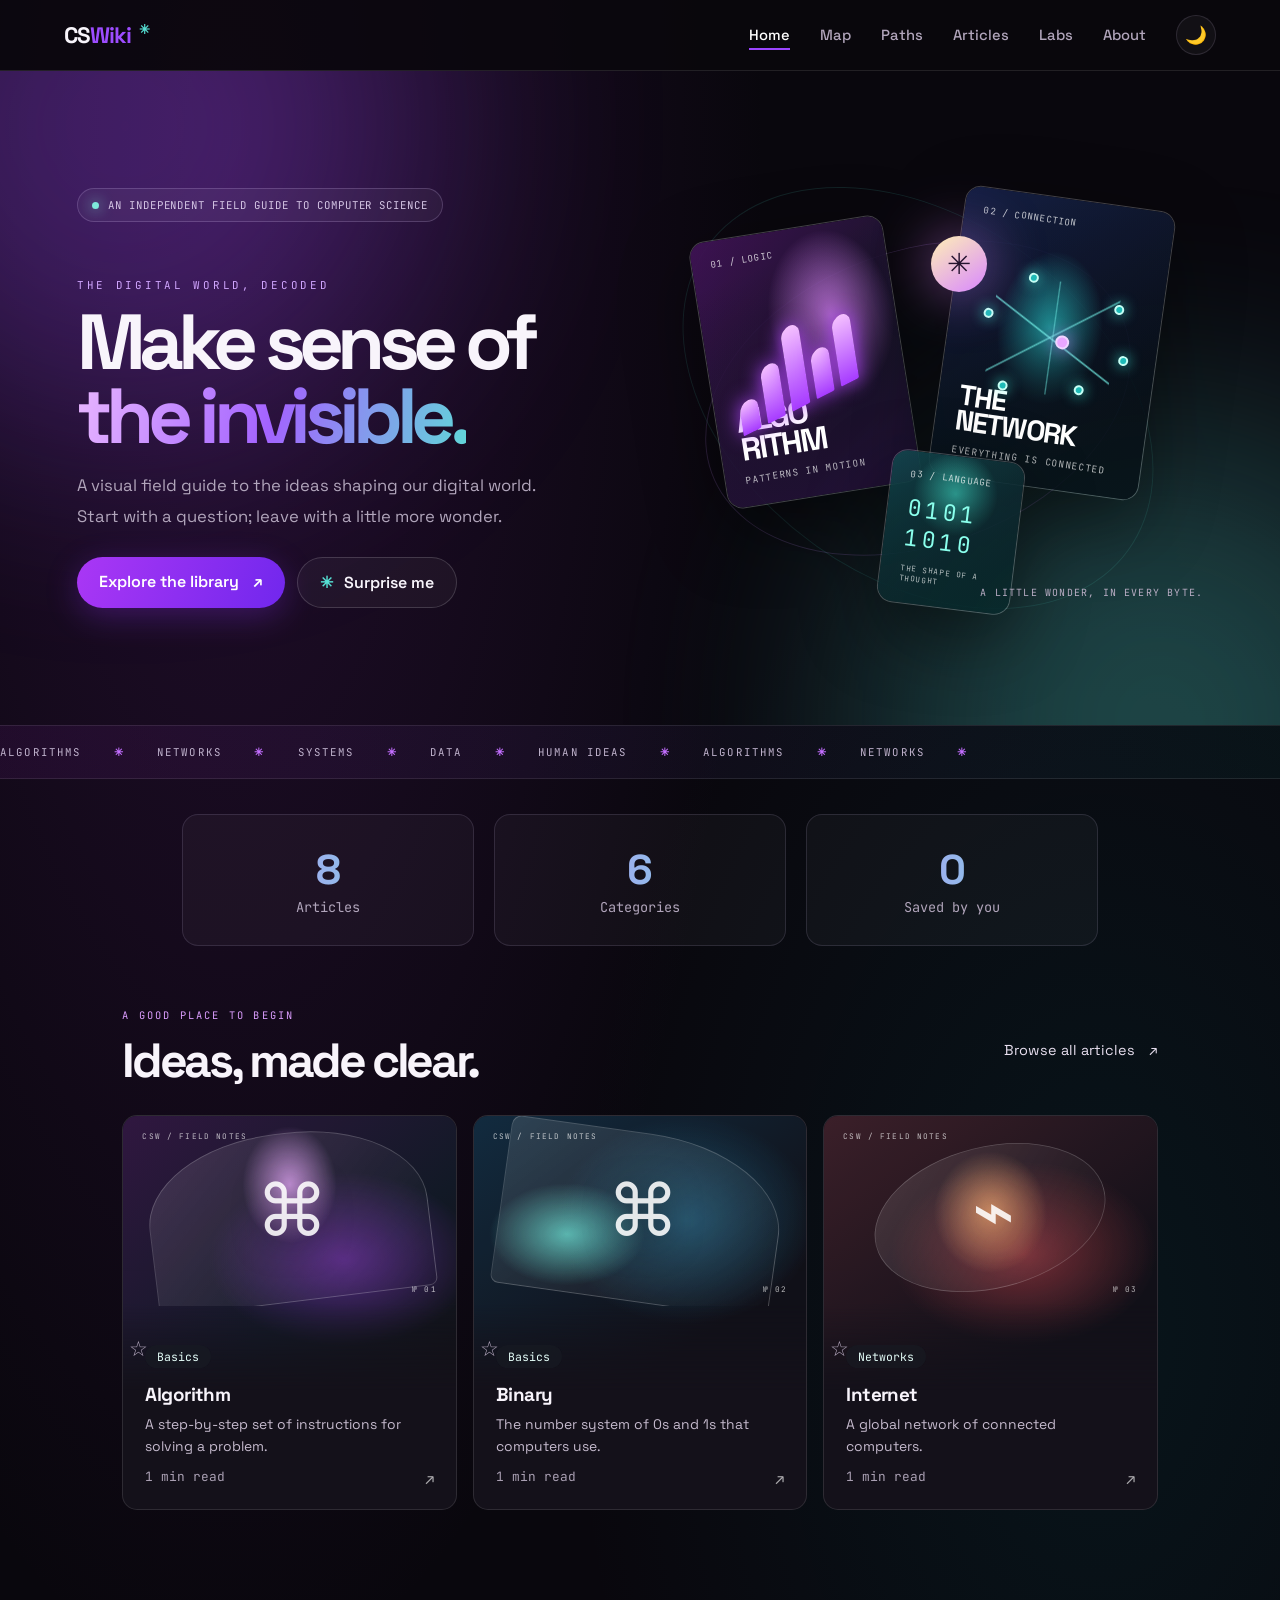
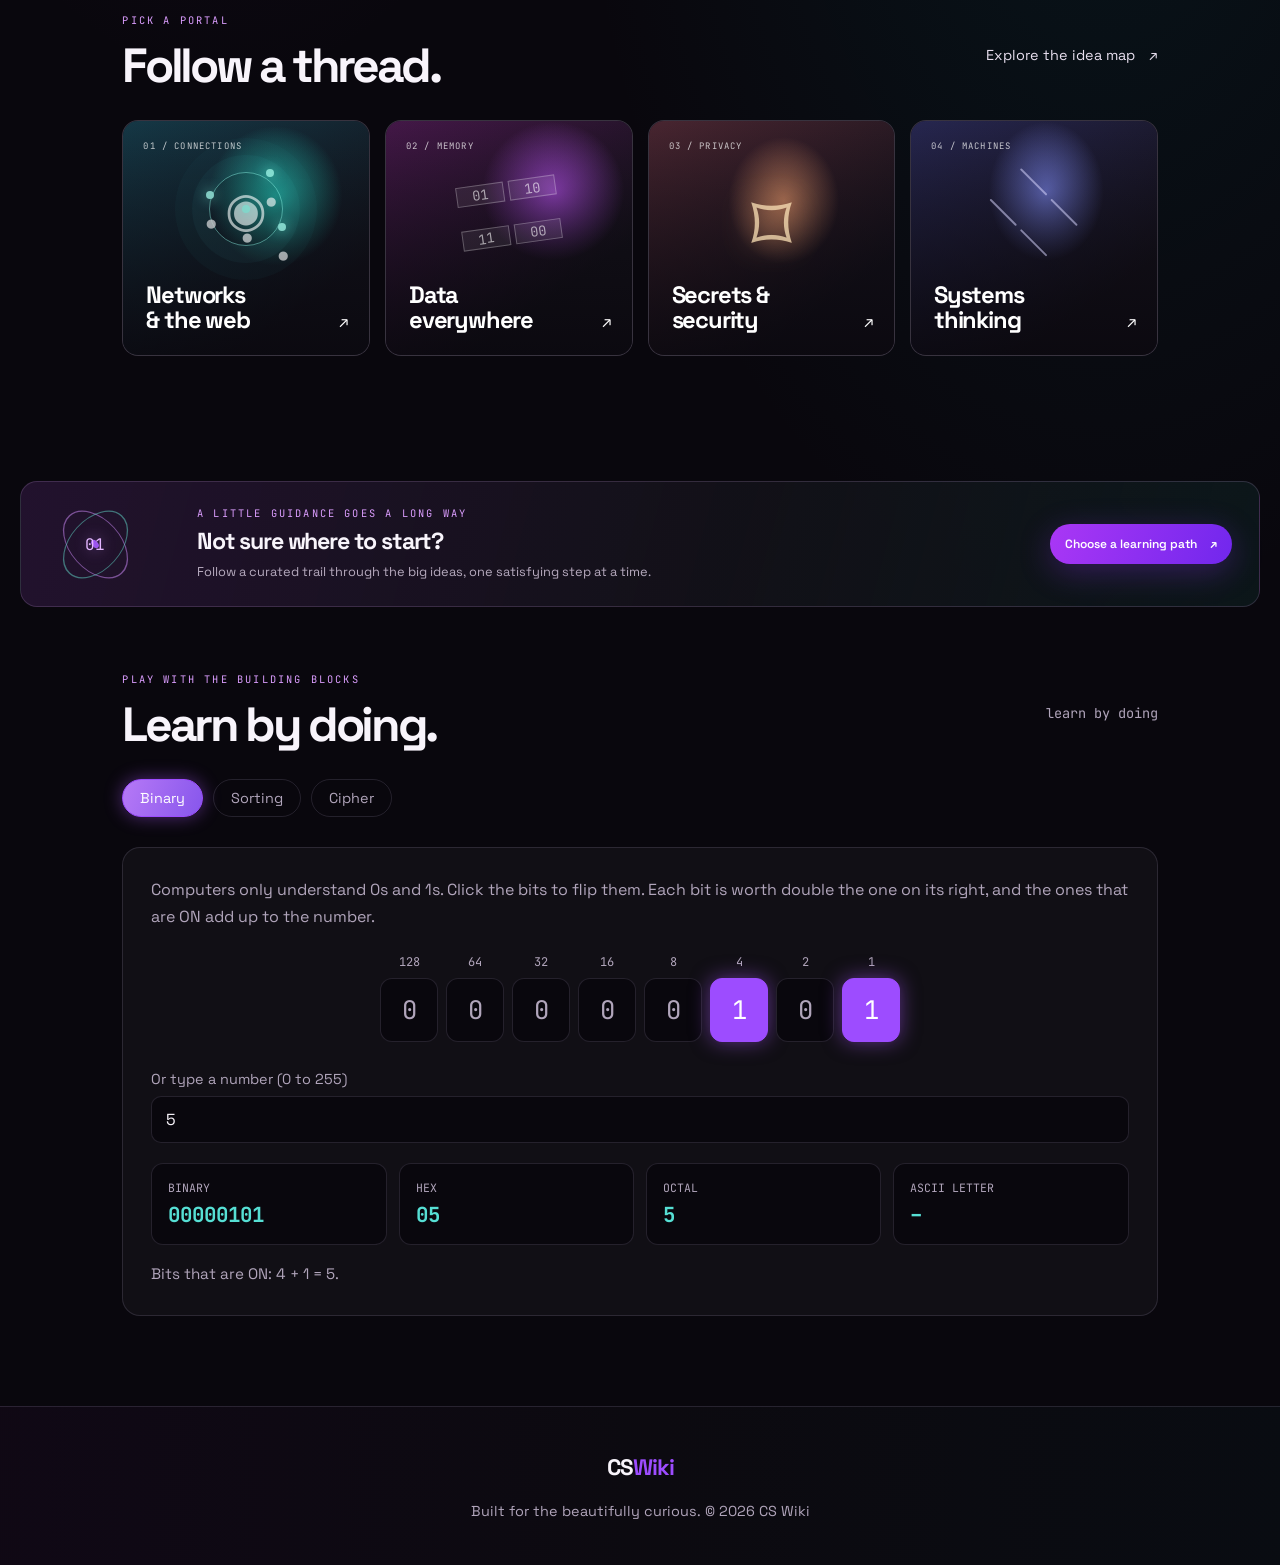
<file: index.html>
<!DOCTYPE html>
<html lang="en">
<head>
  <meta charset="UTF-8">
  <meta name="viewport" content="width=device-width, initial-scale=1.0">
  <meta name="theme-color" content="#08080d">
  <meta name="description" content="A cinematic field guide to computer science. Explore ideas, visual articles and interactive labs.">
  <title>CS Wiki — Curious minds welcome</title>
  <link rel="stylesheet" href="css/style.css">
</head>
<body class="page-home">

  <div class="progress" id="progress"></div>
  <nav class="navbar">
    <a class="logo" href="index.html">CS<span>Wiki</span><i>✳</i></a>
    <div class="nav-links">
      <a href="index.html" data-page="home">Home</a><a href="map.html" data-page="map">Map</a><a href="paths.html" data-page="paths">Paths</a><a href="articles.html" data-page="articles">Articles</a><a href="labs.html" data-page="labs">Labs</a><a href="about.html" data-page="about">About</a>
      <button class="icon-btn" id="theme-btn" title="Toggle theme" aria-label="Toggle theme">🌙</button>
    </div>
  </nav>

  <header class="hero">
    <div class="hero-copy"><span class="badge"><span class="badge-dot"></span> An independent field guide to computer science</span>
    <span class="hero-kicker">THE DIGITAL WORLD, DECODED</span>
    <h1>Make sense of<br><span class="gradient-text">the invisible.</span></h1>
    <p>A visual field guide to the ideas shaping our digital world. Start with a question; leave with a little more wonder.</p>
    <div class="hero-buttons">
      <a href="articles.html" class="btn btn-primary">Explore the library <span>↗</span></a>
      <a href="#" class="btn btn-ghost" id="random-btn"><span class="sparkle">✳</span> Surprise me</a>
    </div></div>
    <div class="hero-scene" role="img" aria-label="A visual collage of computer science ideas">
      <div class="scene-orbit orbit-one"></div><div class="scene-orbit orbit-two"></div>
      <div class="scene-card scene-algorithm"><span class="scene-number">01 / LOGIC</span><div class="algorithm-mark"><i></i><i></i><i></i><i></i><i></i></div><strong>ALGO<br>RITHM</strong><small>patterns in motion</small></div>
      <div class="scene-card scene-network"><span class="scene-number">02 / CONNECTION</span><div class="network-mark"><i></i><i></i><i></i><i></i><i></i><i></i><b></b></div><strong>THE<br>NETWORK</strong><small>everything is connected</small></div>
      <div class="scene-card scene-binary"><span class="scene-number">03 / LANGUAGE</span><strong>0101<br>1010</strong><small>the shape of a thought</small></div>
      <div class="scene-orb">✳</div><span class="scene-caption">A little wonder, in every byte.</span>
    </div>
  </header>

  <div class="ticker" aria-hidden="true"><div>ALGORITHMS <b>✳</b> NETWORKS <b>✳</b> SYSTEMS <b>✳</b> DATA <b>✳</b> HUMAN IDEAS <b>✳</b> ALGORITHMS <b>✳</b> NETWORKS <b>✳</b></div></div>

  <section class="stats reveal">
    <div class="stat"><span class="num" id="stat-articles">0</span><span class="label">Articles</span></div>
    <div class="stat"><span class="num" id="stat-categories">0</span><span class="label">Categories</span></div>
    <div class="stat"><span class="num" id="stat-saved">0</span><span class="label">Saved by you</span></div>
  </section>

  <main class="container" id="articles">
    <div class="section-head reveal">
      <div><span class="eyebrow">A GOOD PLACE TO BEGIN</span><h2>Ideas, made clear.</h2></div>
      <div class="head-right">
        <a class="text-link" href="articles.html">Browse all articles <span>↗</span></a>
        <span class="count" id="count"></span>
        <button class="add-btn" id="add-btn">+ New Article</button>
      </div>
    </div>

    <input type="text" id="search" class="search" placeholder="Search articles...  (press / to focus)" autocomplete="off">
    <div class="filters" id="filters"></div>
    <div class="grid" id="grid"></div>
  </main>

  <section class="topic-wall container reveal" aria-labelledby="topic-wall-title">
    <div class="section-head"><div><span class="eyebrow">PICK A PORTAL</span><h2 id="topic-wall-title">Follow a thread.</h2></div><a class="text-link" href="map.html">Explore the idea map <span>↗</span></a></div>
    <div class="topic-grid">
      <a class="topic-tile topic-networks" href="articles.html"><span>01 / CONNECTIONS</span><strong>Networks<br>&amp; the web</strong><i>↗</i><div class="tile-art network-art">◉<b>·</b><b>·</b><b>·</b><b>·</b></div></a>
      <a class="topic-tile topic-data" href="articles.html"><span>02 / MEMORY</span><strong>Data<br>everywhere</strong><i>↗</i><div class="tile-art data-art"><b>01</b><b>10</b><b>11</b><b>00</b></div></a>
      <a class="topic-tile topic-security" href="articles.html"><span>03 / PRIVACY</span><strong>Secrets &amp;<br>security</strong><i>↗</i><div class="tile-art security-art">⌑</div></a>
      <a class="topic-tile topic-systems" href="articles.html"><span>04 / MACHINES</span><strong>Systems<br>thinking</strong><i>↗</i><div class="tile-art system-art"><b></b><b></b><b></b><b></b></div></a>
    </div>
  </section>

  <section class="path-callout container reveal"><div class="path-callout-art" aria-hidden="true"><span>01</span><i></i><b></b><em></em></div><div><span class="eyebrow">A LITTLE GUIDANCE GOES A LONG WAY</span><h2>Not sure where to start?</h2><p>Follow a curated trail through the big ideas, one satisfying step at a time.</p></div><a class="btn btn-primary" href="paths.html">Choose a learning path <span>↗</span></a></section>

  <section class="container labs" id="labs">
    <div class="section-head reveal">
      <div><span class="eyebrow">PLAY WITH THE BUILDING BLOCKS</span><h2>Learn by doing.</h2></div>
      <span class="count">learn by doing</span>
    </div>

    <div class="filters" id="lab-tabs">
      <button class="chip tab active" data-lab="binary">Binary</button>
      <button class="chip tab" data-lab="sorting">Sorting</button>
      <button class="chip tab" data-lab="cipher">Cipher</button>
    </div>

    <!-- LAB 1: BINARY -->
    <div class="lab active" id="lab-binary">
      <p class="lab-intro">Computers only understand 0s and 1s. Click the bits to flip them. Each bit is worth double the one on its right, and the ones that are ON add up to the number.</p>
      <div class="bits" id="bits"></div>
      <label class="lab-field">Or type a number (0 to 255)
        <input type="number" id="dec-input" min="0" max="255" value="5">
      </label>
      <div class="readouts">
        <div class="readout"><span>Binary</span><strong id="out-bin"></strong></div>
        <div class="readout"><span>Hex</span><strong id="out-hex"></strong></div>
        <div class="readout"><span>Octal</span><strong id="out-oct"></strong></div>
        <div class="readout"><span>ASCII letter</span><strong id="out-ascii"></strong></div>
      </div>
      <p class="explain" id="bin-explain"></p>
    </div>

    <!-- LAB 2: SORTING -->
    <div class="lab" id="lab-sorting">
      <p class="lab-intro">Sorting is one of the most studied problems in computer science. Pick an algorithm and watch how it puts the bars in order.</p>
      <div class="controls">
        <select id="sort-algo">
          <option value="bubble">Bubble sort</option>
          <option value="selection">Selection sort</option>
          <option value="insertion">Insertion sort</option>
        </select>
        <label>Size <input type="range" id="sort-size" min="8" max="60" value="30"></label>
        <label>Speed <input type="range" id="sort-speed" min="1" max="100" value="60"></label>
        <button class="btn-small" id="sort-shuffle">Shuffle</button>
        <button class="add-btn" id="sort-start">Start</button>
      </div>
      <div class="bars" id="bars"></div>
      <div class="stats-line">
        <span>Comparisons: <b id="sort-comp">0</b></span>
        <span>Swaps: <b id="sort-swaps">0</b></span>
      </div>
      <p class="explain" id="sort-explain"></p>
    </div>

    <!-- LAB 3: CIPHER -->
    <div class="lab" id="lab-cipher">
      <p class="lab-intro">The Caesar cipher hides a message by shifting every letter along the alphabet. It is one of the oldest encryption methods and is said to have been used by Julius Caesar.</p>
      <div class="mode-switch">
        <button class="chip active" id="mode-enc">Encrypt</button>
        <button class="chip" id="mode-dec">Decrypt</button>
      </div>
      <label class="lab-field">Your message
        <textarea id="cipher-in" rows="3">Hello, World!</textarea>
      </label>
      <label class="lab-field">Shift: <b id="shift-val">3</b>
        <input type="range" id="shift" min="1" max="25" value="3">
      </label>
      <div class="wheel" id="wheel"></div>
      <p class="explain">Top row: the letter you type. Bottom row: what it turns into.</p>
      <div class="readout wide">
        <span id="cipher-label">Encrypted message</span>
        <strong id="cipher-out"></strong>
      </div>
      <button class="btn-small" id="cipher-copy">Copy result</button>
      <p class="explain" style="margin-top:20px">Challenge: switch to Decrypt, use a shift of 3, and decode <b>Khoor Zruog</b>.</p>
    </div>
  </section>

  <footer class="footer reveal" id="about">
    <p><a class="logo footer-logo" href="index.html">CS<span>Wiki</span></a><br>Built for the beautifully curious. <span>© 2026 CS Wiki</span></p>
  </footer>

  <div class="modal" id="modal">
    <div class="modal-box">
      <button class="close" id="close">✕</button>
      <div id="modal-content"></div>
    </div>
  </div>

  <div class="toast" id="toast"></div>

  <script src="js/data.js"></script>
  <script src="js/app.js"></script>
  <script src="js/demos.js"></script>
  <script src="js/site.js"></script>
</body>
</html>
</file>
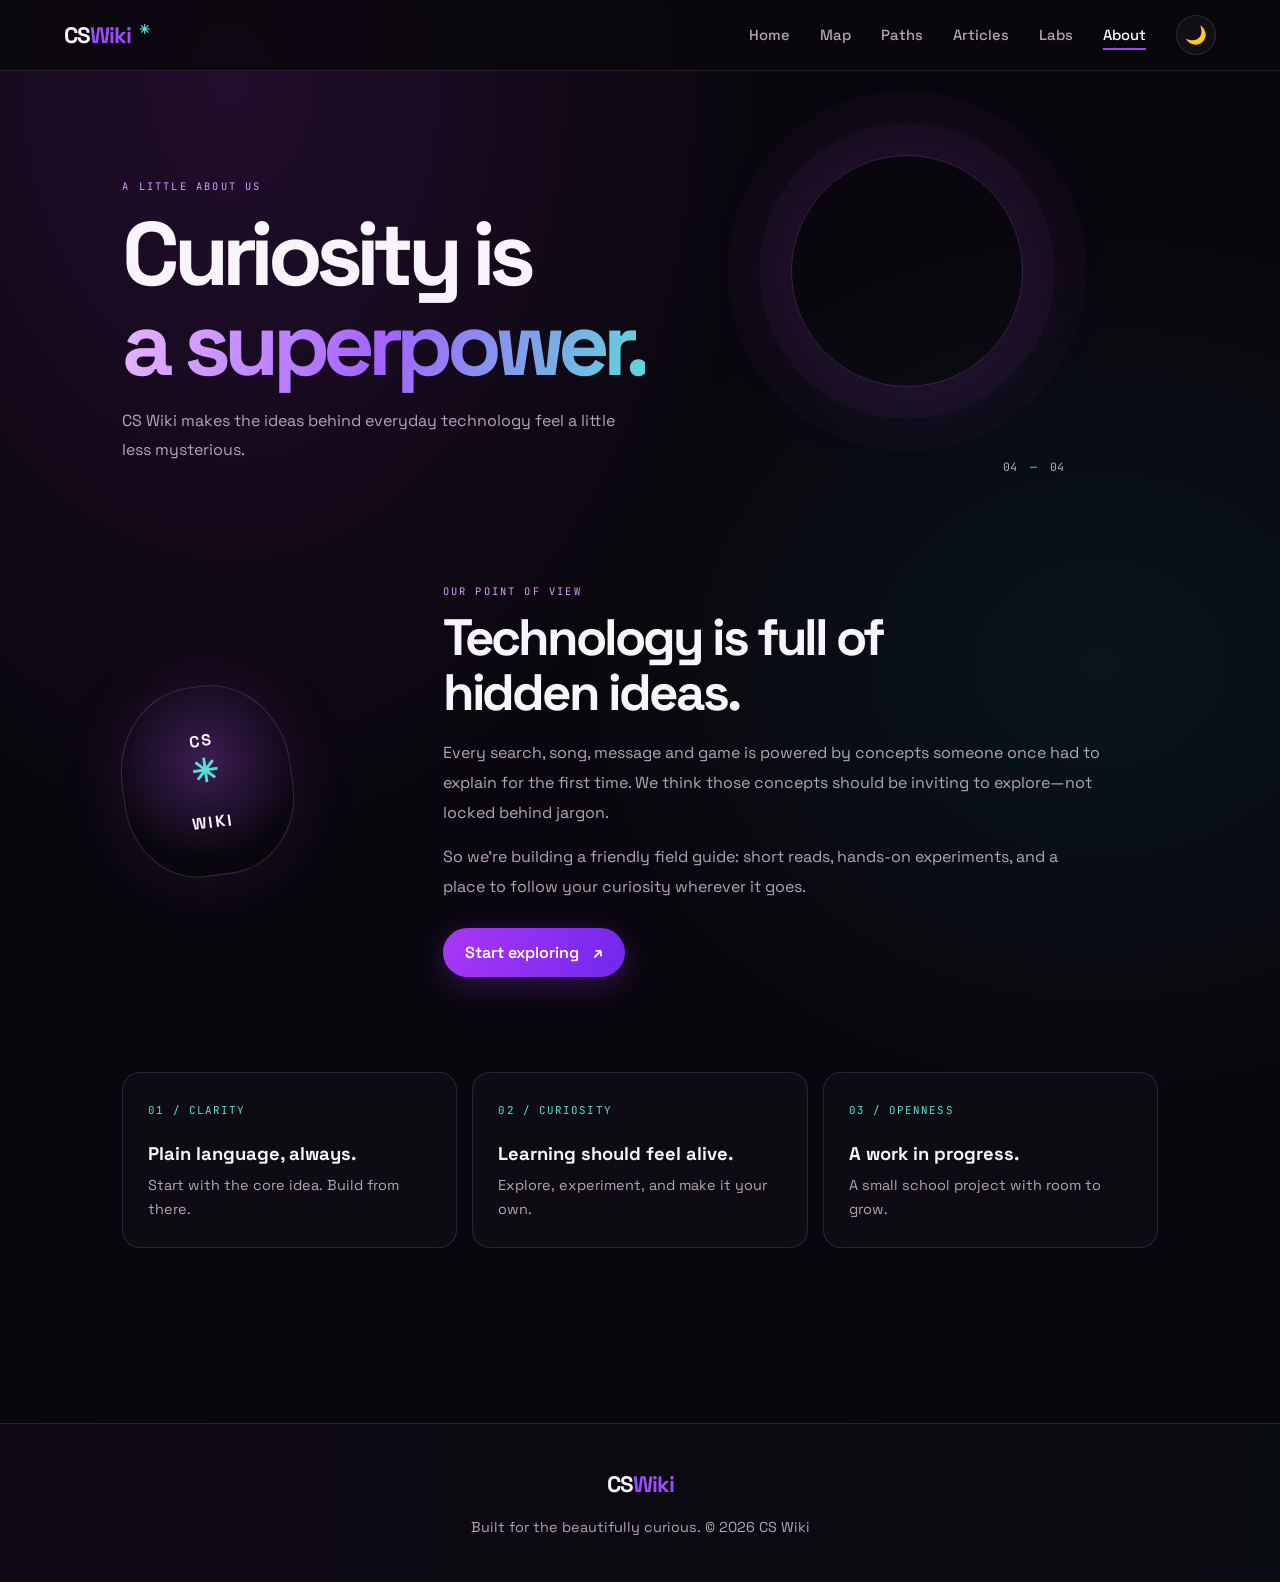
<file: about.html>
<!DOCTYPE html>
<html lang="en">
<head>
  <meta charset="UTF-8">
  <meta name="viewport" content="width=device-width, initial-scale=1.0">
  <meta name="theme-color" content="#08080d">
  <meta name="description" content="The thinking behind this friendly field guide to computer science.">
  <title>About — CS Wiki</title>
  <link rel="stylesheet" href="css/style.css">
</head>
<body class="page-about">

  <div class="progress" id="progress"></div>
  <nav class="navbar">
    <a class="logo" href="index.html">CS<span>Wiki</span><i>✳</i></a>
    <div class="nav-links">
      <a href="index.html" data-page="home">Home</a><a href="map.html" data-page="map">Map</a><a href="paths.html" data-page="paths">Paths</a><a href="articles.html" data-page="articles">Articles</a><a href="labs.html" data-page="labs">Labs</a><a href="about.html" data-page="about">About</a>
      <button class="icon-btn" id="theme-btn" title="Toggle theme" aria-label="Toggle theme">🌙</button>
    </div>
  </nav>

  <header class="hero">
    <span class="badge"><span class="badge-dot"></span> An independent field guide to computer science</span>
    <h1>Make sense of<br><span class="gradient-text">the invisible.</span></h1>
    <p>A visual field guide to the ideas shaping our digital world. Start with a question; leave with a little more wonder.</p>
    <div class="hero-buttons">
      <a href="articles.html" class="btn btn-primary">Explore the library <span>↗</span></a>
      <a href="#" class="btn btn-ghost" id="random-btn"><span class="sparkle">✳</span> Surprise me</a>
    </div>
  </header>

  <div class="ticker" aria-hidden="true"><div>ALGORITHMS <b>✳</b> NETWORKS <b>✳</b> SYSTEMS <b>✳</b> DATA <b>✳</b> HUMAN IDEAS <b>✳</b> ALGORITHMS <b>✳</b> NETWORKS <b>✳</b></div></div>

  <section class="stats reveal">
    <div class="stat"><span class="num" id="stat-articles">0</span><span class="label">Articles</span></div>
    <div class="stat"><span class="num" id="stat-categories">0</span><span class="label">Categories</span></div>
    <div class="stat"><span class="num" id="stat-saved">0</span><span class="label">Saved by you</span></div>
  </section>

  <main class="container" id="articles">
    <div class="section-head reveal">
      <div><span class="eyebrow">A GOOD PLACE TO BEGIN</span><h2>Ideas, made clear.</h2></div>
      <div class="head-right">
        <a class="text-link" href="articles.html">Browse all articles <span>↗</span></a>
        <span class="count" id="count"></span>
        <button class="add-btn" id="add-btn">+ New Article</button>
      </div>
    </div>

    <input type="text" id="search" class="search" placeholder="Search articles...  (press / to focus)" autocomplete="off">
    <div class="filters" id="filters"></div>
    <div class="grid" id="grid"></div>
  </main>

  <section class="container labs" id="labs">
    <div class="section-head reveal">
      <div><span class="eyebrow">PLAY WITH THE BUILDING BLOCKS</span><h2>Learn by doing.</h2></div>
      <span class="count">learn by doing</span>
    </div>

    <div class="filters" id="lab-tabs">
      <button class="chip tab active" data-lab="binary">Binary</button>
      <button class="chip tab" data-lab="sorting">Sorting</button>
      <button class="chip tab" data-lab="cipher">Cipher</button>
    </div>

    <!-- LAB 1: BINARY -->
    <div class="lab active" id="lab-binary">
      <p class="lab-intro">Computers only understand 0s and 1s. Click the bits to flip them. Each bit is worth double the one on its right, and the ones that are ON add up to the number.</p>
      <div class="bits" id="bits"></div>
      <label class="lab-field">Or type a number (0 to 255)
        <input type="number" id="dec-input" min="0" max="255" value="5">
      </label>
      <div class="readouts">
        <div class="readout"><span>Binary</span><strong id="out-bin"></strong></div>
        <div class="readout"><span>Hex</span><strong id="out-hex"></strong></div>
        <div class="readout"><span>Octal</span><strong id="out-oct"></strong></div>
        <div class="readout"><span>ASCII letter</span><strong id="out-ascii"></strong></div>
      </div>
      <p class="explain" id="bin-explain"></p>
    </div>

    <!-- LAB 2: SORTING -->
    <div class="lab" id="lab-sorting">
      <p class="lab-intro">Sorting is one of the most studied problems in computer science. Pick an algorithm and watch how it puts the bars in order.</p>
      <div class="controls">
        <select id="sort-algo">
          <option value="bubble">Bubble sort</option>
          <option value="selection">Selection sort</option>
          <option value="insertion">Insertion sort</option>
        </select>
        <label>Size <input type="range" id="sort-size" min="8" max="60" value="30"></label>
        <label>Speed <input type="range" id="sort-speed" min="1" max="100" value="60"></label>
        <button class="btn-small" id="sort-shuffle">Shuffle</button>
        <button class="add-btn" id="sort-start">Start</button>
      </div>
      <div class="bars" id="bars"></div>
      <div class="stats-line">
        <span>Comparisons: <b id="sort-comp">0</b></span>
        <span>Swaps: <b id="sort-swaps">0</b></span>
      </div>
      <p class="explain" id="sort-explain"></p>
    </div>

    <!-- LAB 3: CIPHER -->
    <div class="lab" id="lab-cipher">
      <p class="lab-intro">The Caesar cipher hides a message by shifting every letter along the alphabet. It is one of the oldest encryption methods and is said to have been used by Julius Caesar.</p>
      <div class="mode-switch">
        <button class="chip active" id="mode-enc">Encrypt</button>
        <button class="chip" id="mode-dec">Decrypt</button>
      </div>
      <label class="lab-field">Your message
        <textarea id="cipher-in" rows="3">Hello, World!</textarea>
      </label>
      <label class="lab-field">Shift: <b id="shift-val">3</b>
        <input type="range" id="shift" min="1" max="25" value="3">
      </label>
      <div class="wheel" id="wheel"></div>
      <p class="explain">Top row: the letter you type. Bottom row: what it turns into.</p>
      <div class="readout wide">
        <span id="cipher-label">Encrypted message</span>
        <strong id="cipher-out"></strong>
      </div>
      <button class="btn-small" id="cipher-copy">Copy result</button>
      <p class="explain" style="margin-top:20px">Challenge: switch to Decrypt, use a shift of 3, and decode <b>Khoor Zruog</b>.</p>
    </div>
  </section>

  <main class="about-page container">
    <header class="page-intro reveal"><span class="eyebrow">A LITTLE ABOUT US</span><h1>Curiosity is<br><span class="gradient-text">a superpower.</span></h1><p>CS Wiki makes the ideas behind everyday technology feel a little less mysterious.</p><div class="intro-index">04 <span>—</span> 04</div></header>
    <section class="about-story reveal"><div class="about-stamp">CS<br><span>✳</span><br>WIKI</div><div><span class="eyebrow">OUR POINT OF VIEW</span><h2>Technology is full of hidden ideas.</h2><p>Every search, song, message and game is powered by concepts someone once had to explain for the first time. We think those concepts should be inviting to explore—not locked behind jargon.</p><p>So we’re building a friendly field guide: short reads, hands-on experiments, and a place to follow your curiosity wherever it goes.</p><a class="btn btn-primary" href="articles.html">Start exploring <span>↗</span></a></div></section>
    <section class="about-values reveal"><article><span>01 / CLARITY</span><h3>Plain language, always.</h3><p>Start with the core idea. Build from there.</p></article><article><span>02 / CURIOSITY</span><h3>Learning should feel alive.</h3><p>Explore, experiment, and make it your own.</p></article><article><span>03 / OPENNESS</span><h3>A work in progress.</h3><p>A small school project with room to grow.</p></article></section>
  </main>
  <footer class="footer reveal" id="about">
    <p><a class="logo footer-logo" href="index.html">CS<span>Wiki</span></a><br>Built for the beautifully curious. <span>© 2026 CS Wiki</span></p>
  </footer>

  <div class="modal" id="modal">
    <div class="modal-box">
      <button class="close" id="close">✕</button>
      <div id="modal-content"></div>
    </div>
  </div>

  <div class="toast" id="toast"></div>

  <script src="js/data.js"></script>
  <script src="js/app.js"></script>
  <script src="js/demos.js"></script>
  <script src="js/site.js"></script>
</body>
</html>
</file>
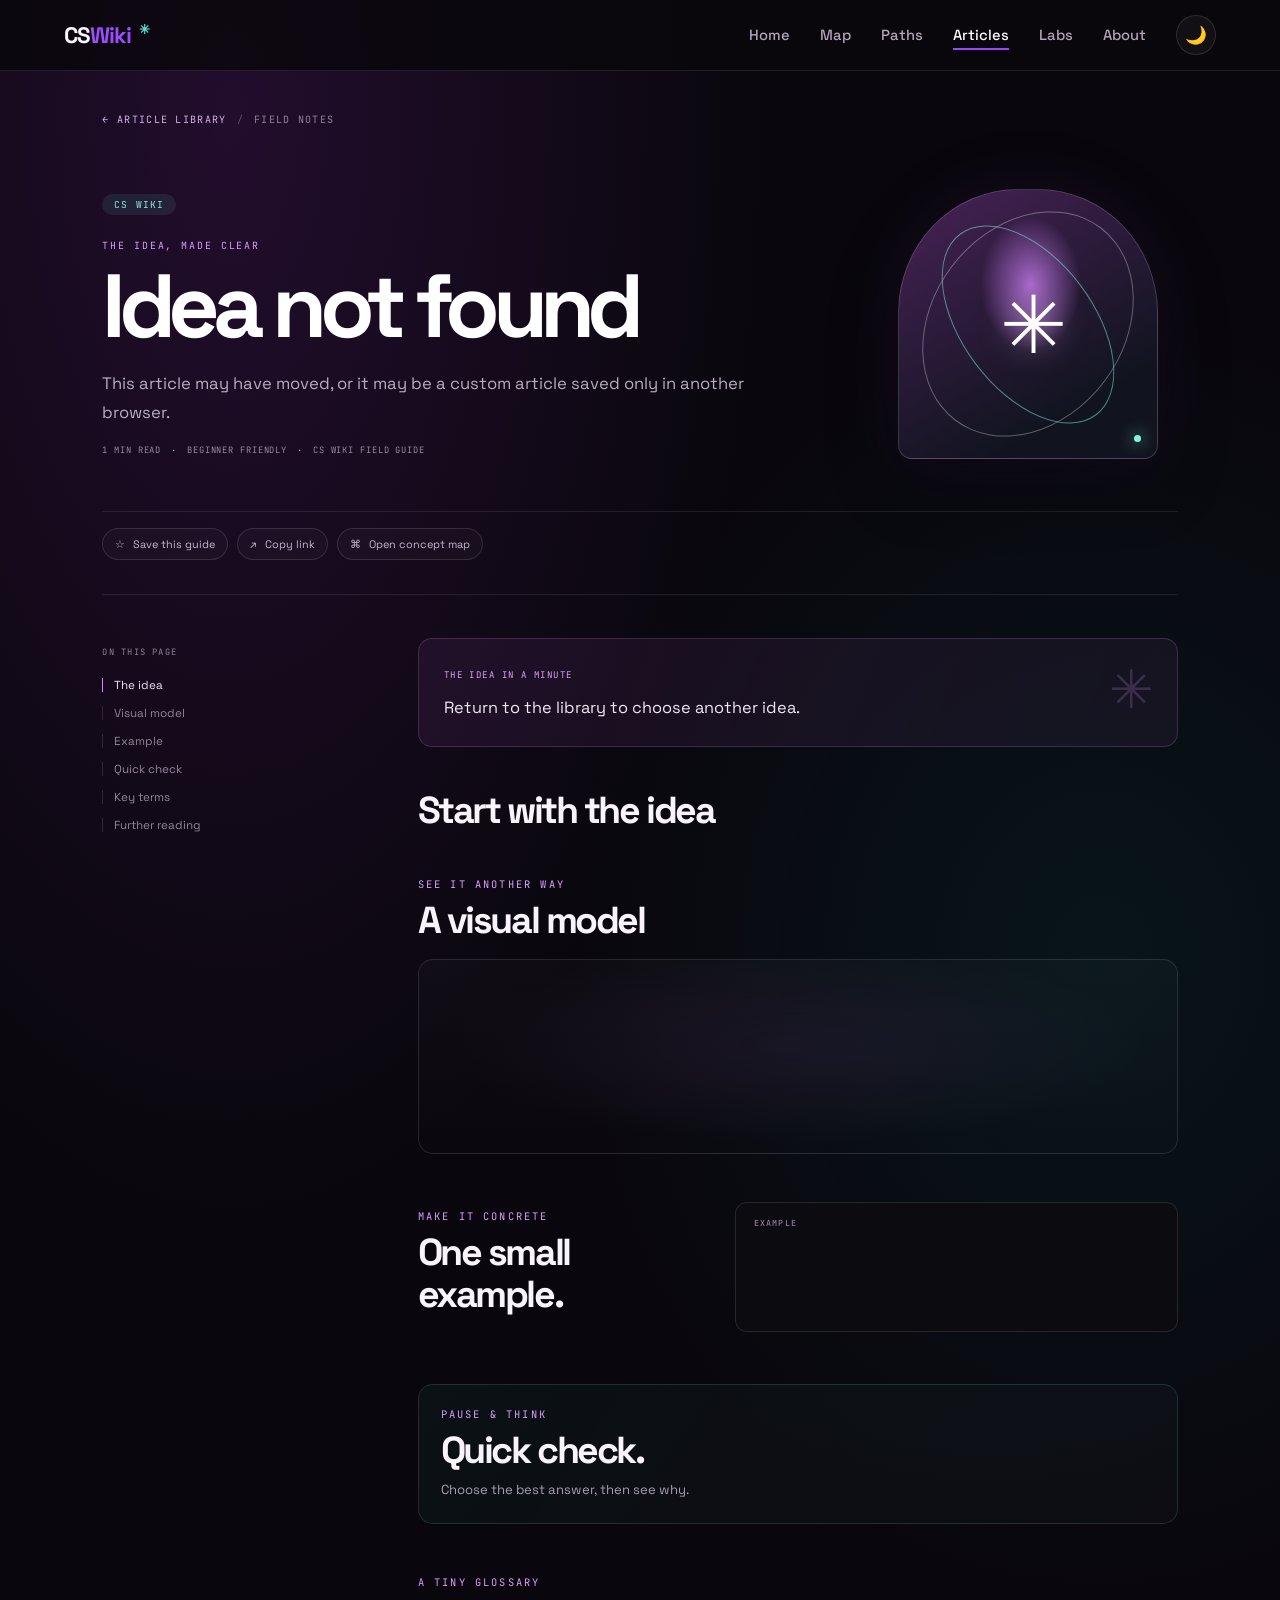
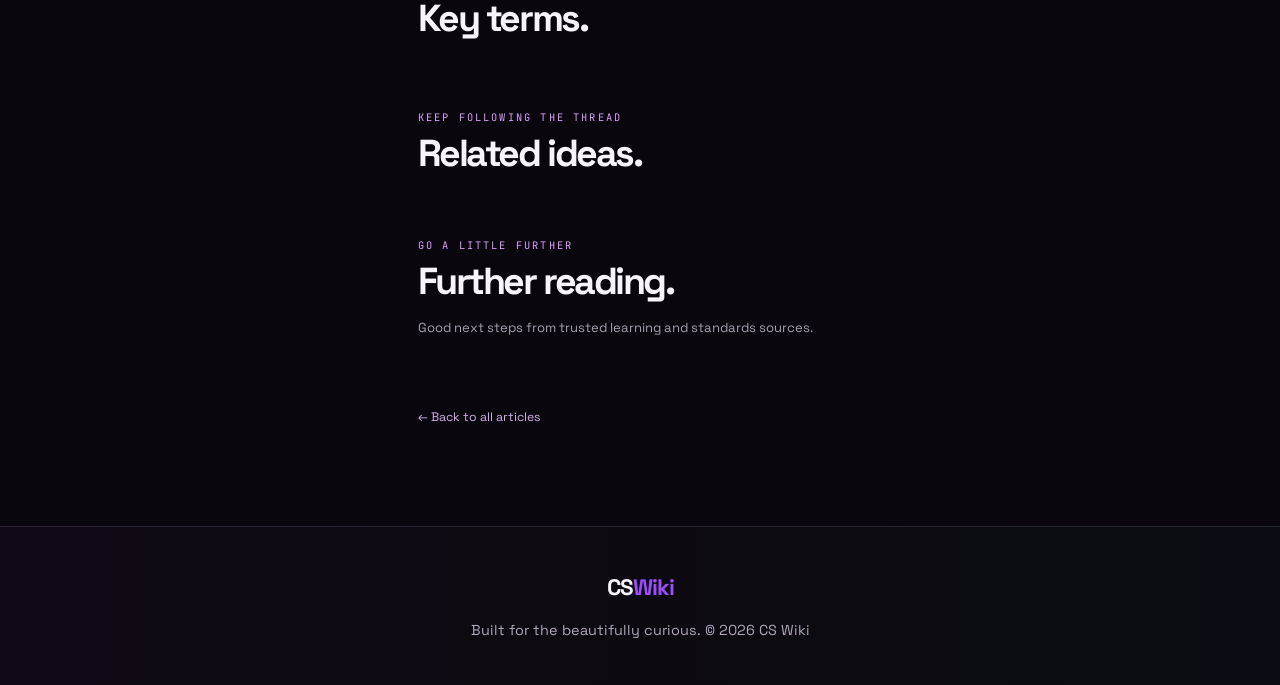
<file: article.html>
<!DOCTYPE html>
<html lang="en">
<head>
  <meta charset="UTF-8">
  <meta name="viewport" content="width=device-width, initial-scale=1.0">
  <meta name="theme-color" content="#09070d">
  <meta name="description" content="A clear, visual guide to a computer science concept.">
  <title>Article — CS Wiki</title>
  <link rel="stylesheet" href="css/style.css">
</head>
<body class="page-article" data-page="articles">
  <div class="progress" id="progress"></div>
  <nav class="navbar">
    <a class="logo" href="index.html">CS<span>Wiki</span><i>✳</i></a>
    <div class="nav-links">
      <a href="index.html" data-page="home">Home</a><a href="map.html" data-page="map">Map</a><a href="paths.html" data-page="paths">Paths</a><a href="articles.html" data-page="articles">Articles</a><a href="labs.html" data-page="labs">Labs</a><a href="about.html" data-page="about">About</a>
      <button class="icon-btn" id="theme-btn" title="Toggle theme" aria-label="Toggle theme">🌙</button>
    </div>
  </nav>
  <main class="article-page" id="article-page">
    <div class="article-crumb"><a href="articles.html">← Article library</a><span>/</span><span id="article-crumb-category">FIELD NOTES</span></div>
    <header class="article-hero">
      <div class="article-hero-copy"><span class="tag" id="article-category">CS WIKI</span><span class="article-kicker">THE IDEA, MADE CLEAR</span><h1 id="article-title">Loading idea…</h1><p class="article-lead" id="article-lead"></p>
        <div class="article-meta"><span id="article-reading-time">1 MIN READ</span><i>·</i><span>BEGINNER FRIENDLY</span><i>·</i><span>CS WIKI FIELD GUIDE</span></div>
      </div>
      <div class="article-hero-art" id="article-hero-art" aria-hidden="true"><span>CSW</span><b>✳</b><i></i></div>
    </header>
    <div class="article-actions"><button class="article-action" id="article-save" aria-pressed="false">☆ <span>Save this guide</span></button><button class="article-action" id="article-share">↗ <span>Copy link</span></button><a class="article-action" href="map.html">⌘ <span>Open concept map</span></a><span class="article-action-status" id="article-status" role="status"></span></div>
    <div class="article-layout">
      <aside class="article-sidebar"><span>ON THIS PAGE</span><a href="#the-idea" class="is-current">The idea</a><a href="#visual-model">Visual model</a><a href="#example">Example</a><a href="#quick-check">Quick check</a><a href="#glossary">Key terms</a><a href="#further-reading">Further reading</a></aside>
      <article class="article-body">
        <section class="idea-in-a-minute" id="the-idea"><span>THE IDEA IN A MINUTE</span><div class="idea-mark">✳</div><p id="article-summary"></p></section>
        <section class="article-prose"><h2>Start with the idea</h2><div id="article-explanation"></div></section>
        <section class="article-visual-section" id="visual-model"><div class="article-section-head"><span class="eyebrow">SEE IT ANOTHER WAY</span><h2 id="diagram-title">A visual model</h2><p id="diagram-caption"></p></div><div class="diagram-panel" id="article-diagram"></div></section>
        <section class="example-section" id="example"><div><span class="eyebrow">MAKE IT CONCRETE</span><h2>One small example.</h2><p id="example-description"></p></div><pre class="code-card"><span class="code-lang" id="example-label">EXAMPLE</span><code id="article-example"></code></pre></section>
        <section class="quick-check" id="quick-check"><div class="quick-check-head"><span class="eyebrow">PAUSE & THINK</span><h2>Quick check.</h2><p>Choose the best answer, then see why.</p></div><form id="article-quiz"></form></section>
        <section class="glossary-section" id="glossary"><span class="eyebrow">A TINY GLOSSARY</span><h2>Key terms.</h2><dl id="article-glossary"></dl></section>
        <section class="related-section"><div><span class="eyebrow">KEEP FOLLOWING THE THREAD</span><h2>Related ideas.</h2></div><div class="related-article-grid" id="article-related"></div></section>
        <section class="sources-section" id="further-reading"><span class="eyebrow">GO A LITTLE FURTHER</span><h2>Further reading.</h2><p>Good next steps from trusted learning and standards sources.</p><ol id="article-sources"></ol></section>
        <a class="back-to-library" href="articles.html">← Back to all articles</a>
      </article>
    </div>
  </main>
  <footer class="footer"><a class="logo footer-logo" href="index.html">CS<span>Wiki</span></a><br>Built for the beautifully curious. <span>© 2026 CS Wiki</span></footer>
  <script src="js/data.js"></script>
  <script src="js/article.js"></script>
  <script src="js/site.js"></script>
</body>
</html>
</file>
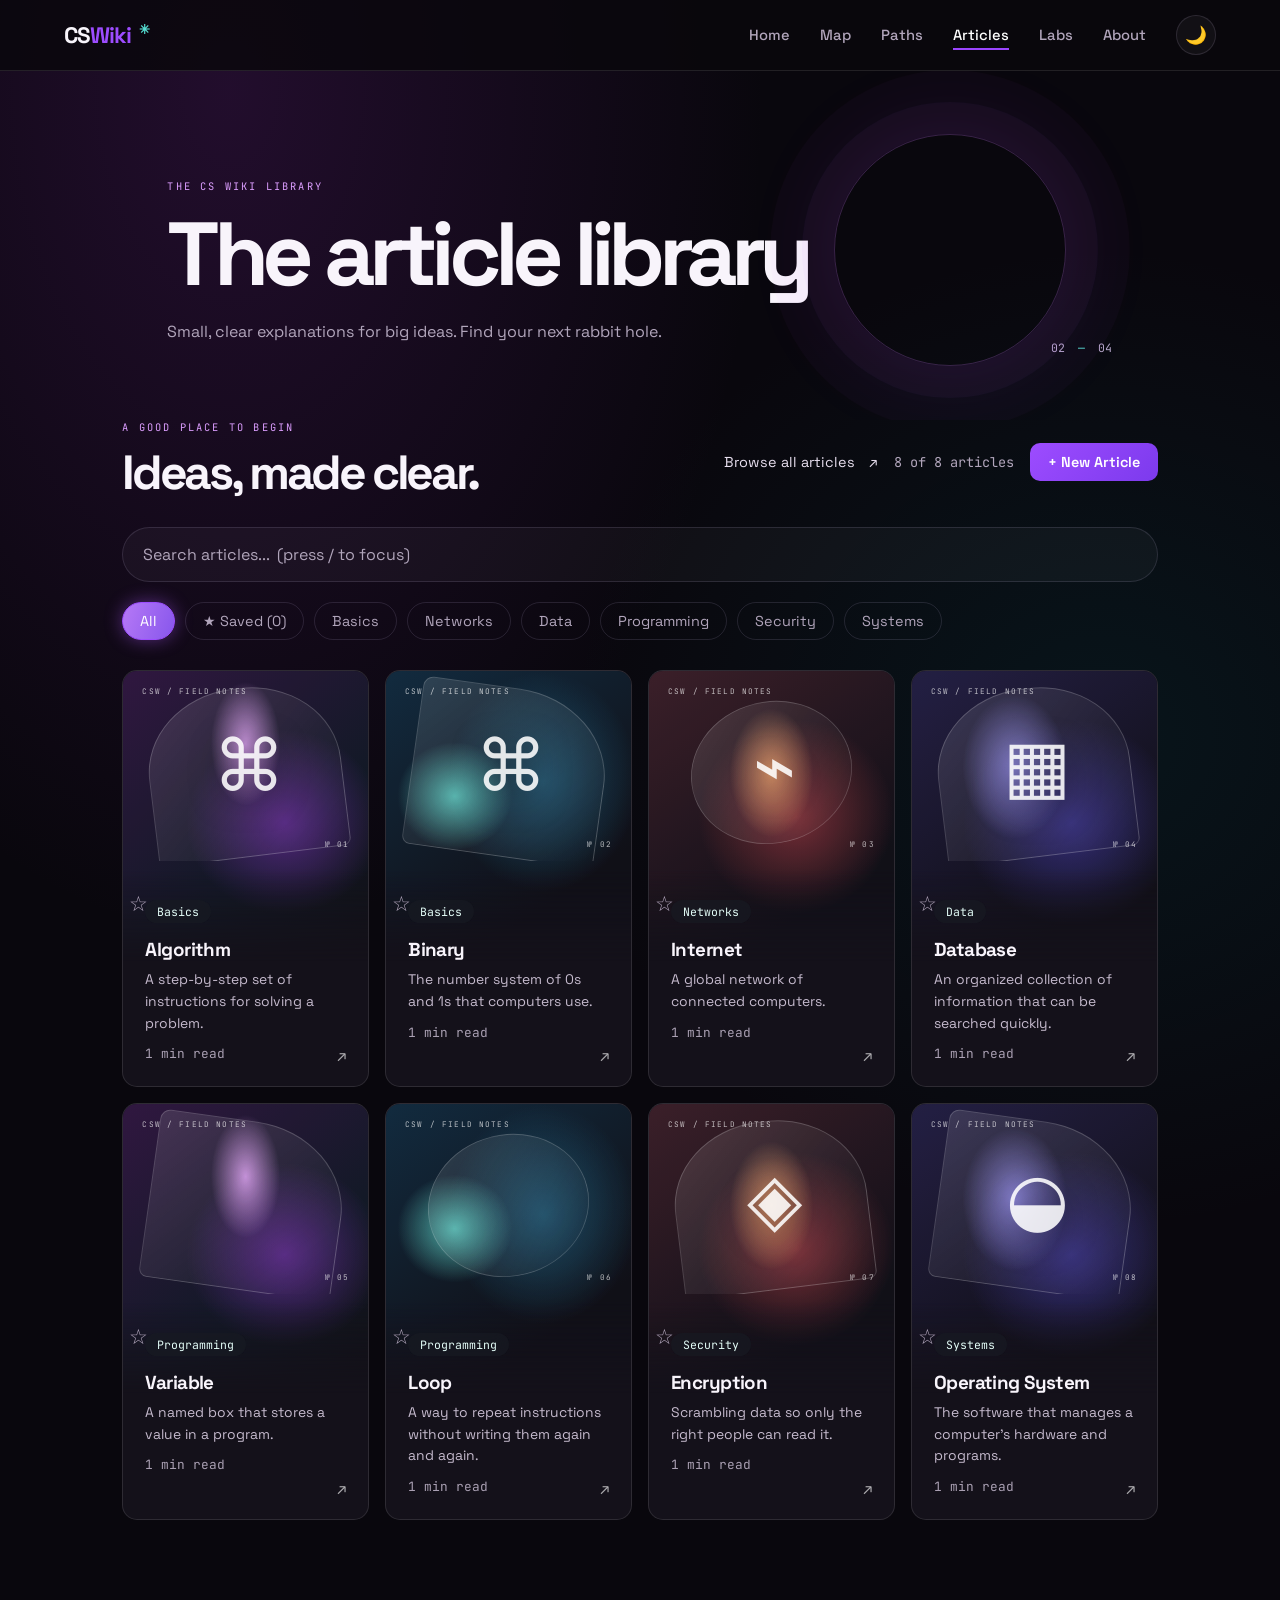
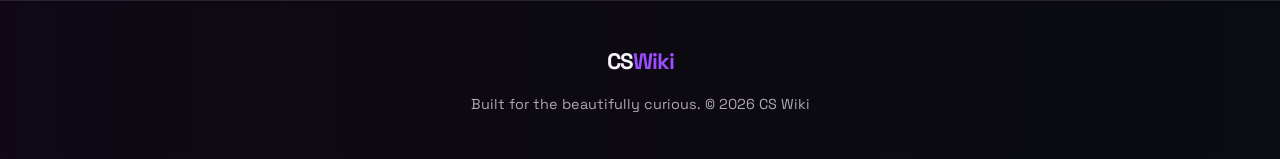
<file: articles.html>
<!DOCTYPE html>
<html lang="en">
<head>
  <meta charset="UTF-8">
  <meta name="viewport" content="width=device-width, initial-scale=1.0">
  <meta name="theme-color" content="#08080d">
  <meta name="description" content="Visual, friendly explanations of algorithms, networks, databases, programming and more.">
  <title>The Library — CS Wiki</title>
  <link rel="stylesheet" href="css/style.css">
</head>
<body class="page-articles">

  <div class="progress" id="progress"></div>
  <nav class="navbar">
    <a class="logo" href="index.html">CS<span>Wiki</span><i>✳</i></a>
    <div class="nav-links">
      <a href="index.html" data-page="home">Home</a><a href="map.html" data-page="map">Map</a><a href="paths.html" data-page="paths">Paths</a><a href="articles.html" data-page="articles">Articles</a><a href="labs.html" data-page="labs">Labs</a><a href="about.html" data-page="about">About</a>
      <button class="icon-btn" id="theme-btn" title="Toggle theme" aria-label="Toggle theme">🌙</button>
    </div>
  </nav>

  <header class="page-intro reveal"><span class="eyebrow">THE CS WIKI LIBRARY</span><h1>The article library</h1><p>Small, clear explanations for big ideas. Find your next rabbit hole.</p><div class="intro-index">02 <span>—</span> 04</div></header>

  <header class="hero">
    <span class="badge"><span class="badge-dot"></span> An independent field guide to computer science</span>
    <h1>Make sense of<br><span class="gradient-text">the invisible.</span></h1>
    <p>A visual field guide to the ideas shaping our digital world. Start with a question; leave with a little more wonder.</p>
    <div class="hero-buttons">
      <a href="articles.html" class="btn btn-primary">Explore the library <span>↗</span></a>
      <a href="#" class="btn btn-ghost" id="random-btn"><span class="sparkle">✳</span> Surprise me</a>
    </div>
  </header>

  <div class="ticker" aria-hidden="true"><div>ALGORITHMS <b>✳</b> NETWORKS <b>✳</b> SYSTEMS <b>✳</b> DATA <b>✳</b> HUMAN IDEAS <b>✳</b> ALGORITHMS <b>✳</b> NETWORKS <b>✳</b></div></div>

  <section class="stats reveal">
    <div class="stat"><span class="num" id="stat-articles">0</span><span class="label">Articles</span></div>
    <div class="stat"><span class="num" id="stat-categories">0</span><span class="label">Categories</span></div>
    <div class="stat"><span class="num" id="stat-saved">0</span><span class="label">Saved by you</span></div>
  </section>

  <main class="container" id="articles">
    <div class="section-head reveal">
      <div><span class="eyebrow">A GOOD PLACE TO BEGIN</span><h2>Ideas, made clear.</h2></div>
      <div class="head-right">
        <a class="text-link" href="articles.html">Browse all articles <span>↗</span></a>
        <span class="count" id="count"></span>
        <button class="add-btn" id="add-btn">+ New Article</button>
      </div>
    </div>

    <input type="text" id="search" class="search" placeholder="Search articles...  (press / to focus)" autocomplete="off">
    <div class="filters" id="filters"></div>
    <div class="grid" id="grid"></div>
  </main>

  <section class="container labs" id="labs">
    <div class="section-head reveal">
      <div><span class="eyebrow">PLAY WITH THE BUILDING BLOCKS</span><h2>Learn by doing.</h2></div>
      <span class="count">learn by doing</span>
    </div>

    <div class="filters" id="lab-tabs">
      <button class="chip tab active" data-lab="binary">Binary</button>
      <button class="chip tab" data-lab="sorting">Sorting</button>
      <button class="chip tab" data-lab="cipher">Cipher</button>
    </div>

    <!-- LAB 1: BINARY -->
    <div class="lab active" id="lab-binary">
      <p class="lab-intro">Computers only understand 0s and 1s. Click the bits to flip them. Each bit is worth double the one on its right, and the ones that are ON add up to the number.</p>
      <div class="bits" id="bits"></div>
      <label class="lab-field">Or type a number (0 to 255)
        <input type="number" id="dec-input" min="0" max="255" value="5">
      </label>
      <div class="readouts">
        <div class="readout"><span>Binary</span><strong id="out-bin"></strong></div>
        <div class="readout"><span>Hex</span><strong id="out-hex"></strong></div>
        <div class="readout"><span>Octal</span><strong id="out-oct"></strong></div>
        <div class="readout"><span>ASCII letter</span><strong id="out-ascii"></strong></div>
      </div>
      <p class="explain" id="bin-explain"></p>
    </div>

    <!-- LAB 2: SORTING -->
    <div class="lab" id="lab-sorting">
      <p class="lab-intro">Sorting is one of the most studied problems in computer science. Pick an algorithm and watch how it puts the bars in order.</p>
      <div class="controls">
        <select id="sort-algo">
          <option value="bubble">Bubble sort</option>
          <option value="selection">Selection sort</option>
          <option value="insertion">Insertion sort</option>
        </select>
        <label>Size <input type="range" id="sort-size" min="8" max="60" value="30"></label>
        <label>Speed <input type="range" id="sort-speed" min="1" max="100" value="60"></label>
        <button class="btn-small" id="sort-shuffle">Shuffle</button>
        <button class="add-btn" id="sort-start">Start</button>
      </div>
      <div class="bars" id="bars"></div>
      <div class="stats-line">
        <span>Comparisons: <b id="sort-comp">0</b></span>
        <span>Swaps: <b id="sort-swaps">0</b></span>
      </div>
      <p class="explain" id="sort-explain"></p>
    </div>

    <!-- LAB 3: CIPHER -->
    <div class="lab" id="lab-cipher">
      <p class="lab-intro">The Caesar cipher hides a message by shifting every letter along the alphabet. It is one of the oldest encryption methods and is said to have been used by Julius Caesar.</p>
      <div class="mode-switch">
        <button class="chip active" id="mode-enc">Encrypt</button>
        <button class="chip" id="mode-dec">Decrypt</button>
      </div>
      <label class="lab-field">Your message
        <textarea id="cipher-in" rows="3">Hello, World!</textarea>
      </label>
      <label class="lab-field">Shift: <b id="shift-val">3</b>
        <input type="range" id="shift" min="1" max="25" value="3">
      </label>
      <div class="wheel" id="wheel"></div>
      <p class="explain">Top row: the letter you type. Bottom row: what it turns into.</p>
      <div class="readout wide">
        <span id="cipher-label">Encrypted message</span>
        <strong id="cipher-out"></strong>
      </div>
      <button class="btn-small" id="cipher-copy">Copy result</button>
      <p class="explain" style="margin-top:20px">Challenge: switch to Decrypt, use a shift of 3, and decode <b>Khoor Zruog</b>.</p>
    </div>
  </section>

  <footer class="footer reveal" id="about">
    <p><a class="logo footer-logo" href="index.html">CS<span>Wiki</span></a><br>Built for the beautifully curious. <span>© 2026 CS Wiki</span></p>
  </footer>

  <div class="modal" id="modal">
    <div class="modal-box">
      <button class="close" id="close">✕</button>
      <div id="modal-content"></div>
    </div>
  </div>

  <div class="toast" id="toast"></div>

  <script src="js/data.js"></script>
  <script src="js/app.js"></script>
  <script src="js/demos.js"></script>
  <script src="js/site.js"></script>
</body>
</html>
</file>
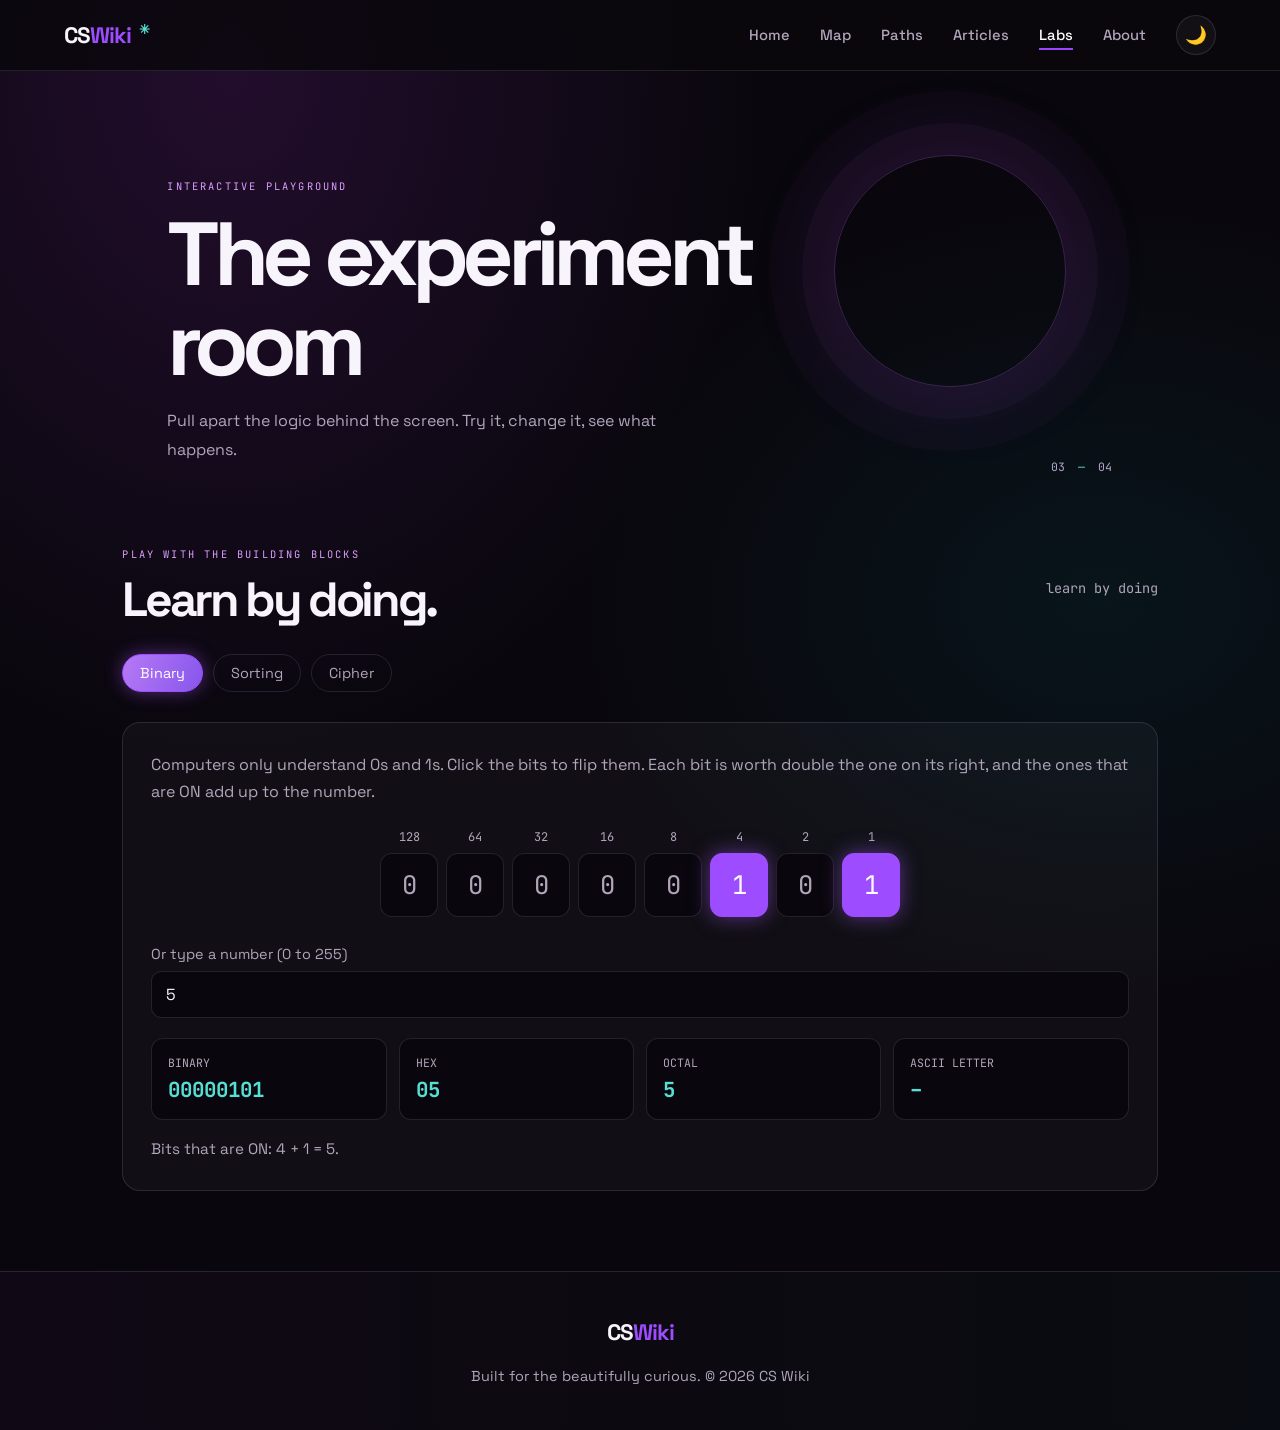
<file: labs.html>
<!DOCTYPE html>
<html lang="en">
<head>
  <meta charset="UTF-8">
  <meta name="viewport" content="width=device-width, initial-scale=1.0">
  <meta name="theme-color" content="#08080d">
  <meta name="description" content="Interactive computer science experiments: binary, sorting and encryption.">
  <title>The Experiment Room — CS Wiki</title>
  <link rel="stylesheet" href="css/style.css">
</head>
<body class="page-labs">

  <div class="progress" id="progress"></div>
  <nav class="navbar">
    <a class="logo" href="index.html">CS<span>Wiki</span><i>✳</i></a>
    <div class="nav-links">
      <a href="index.html" data-page="home">Home</a><a href="map.html" data-page="map">Map</a><a href="paths.html" data-page="paths">Paths</a><a href="articles.html" data-page="articles">Articles</a><a href="labs.html" data-page="labs">Labs</a><a href="about.html" data-page="about">About</a>
      <button class="icon-btn" id="theme-btn" title="Toggle theme" aria-label="Toggle theme">🌙</button>
    </div>
  </nav>

  <header class="page-intro reveal"><span class="eyebrow">INTERACTIVE PLAYGROUND</span><h1>The experiment room</h1><p>Pull apart the logic behind the screen. Try it, change it, see what happens.</p><div class="intro-index">03 <span>—</span> 04</div></header>

  <header class="hero">
    <span class="badge"><span class="badge-dot"></span> An independent field guide to computer science</span>
    <h1>Make sense of<br><span class="gradient-text">the invisible.</span></h1>
    <p>A visual field guide to the ideas shaping our digital world. Start with a question; leave with a little more wonder.</p>
    <div class="hero-buttons">
      <a href="articles.html" class="btn btn-primary">Explore the library <span>↗</span></a>
      <a href="#" class="btn btn-ghost" id="random-btn"><span class="sparkle">✳</span> Surprise me</a>
    </div>
  </header>

  <div class="ticker" aria-hidden="true"><div>ALGORITHMS <b>✳</b> NETWORKS <b>✳</b> SYSTEMS <b>✳</b> DATA <b>✳</b> HUMAN IDEAS <b>✳</b> ALGORITHMS <b>✳</b> NETWORKS <b>✳</b></div></div>

  <section class="stats reveal">
    <div class="stat"><span class="num" id="stat-articles">0</span><span class="label">Articles</span></div>
    <div class="stat"><span class="num" id="stat-categories">0</span><span class="label">Categories</span></div>
    <div class="stat"><span class="num" id="stat-saved">0</span><span class="label">Saved by you</span></div>
  </section>

  <main class="container" id="articles">
    <div class="section-head reveal">
      <div><span class="eyebrow">A GOOD PLACE TO BEGIN</span><h2>Ideas, made clear.</h2></div>
      <div class="head-right">
        <a class="text-link" href="articles.html">Browse all articles <span>↗</span></a>
        <span class="count" id="count"></span>
        <button class="add-btn" id="add-btn">+ New Article</button>
      </div>
    </div>

    <input type="text" id="search" class="search" placeholder="Search articles...  (press / to focus)" autocomplete="off">
    <div class="filters" id="filters"></div>
    <div class="grid" id="grid"></div>
  </main>

  <section class="container labs" id="labs">
    <div class="section-head reveal">
      <div><span class="eyebrow">PLAY WITH THE BUILDING BLOCKS</span><h2>Learn by doing.</h2></div>
      <span class="count">learn by doing</span>
    </div>

    <div class="filters" id="lab-tabs">
      <button class="chip tab active" data-lab="binary">Binary</button>
      <button class="chip tab" data-lab="sorting">Sorting</button>
      <button class="chip tab" data-lab="cipher">Cipher</button>
    </div>

    <!-- LAB 1: BINARY -->
    <div class="lab active" id="lab-binary">
      <p class="lab-intro">Computers only understand 0s and 1s. Click the bits to flip them. Each bit is worth double the one on its right, and the ones that are ON add up to the number.</p>
      <div class="bits" id="bits"></div>
      <label class="lab-field">Or type a number (0 to 255)
        <input type="number" id="dec-input" min="0" max="255" value="5">
      </label>
      <div class="readouts">
        <div class="readout"><span>Binary</span><strong id="out-bin"></strong></div>
        <div class="readout"><span>Hex</span><strong id="out-hex"></strong></div>
        <div class="readout"><span>Octal</span><strong id="out-oct"></strong></div>
        <div class="readout"><span>ASCII letter</span><strong id="out-ascii"></strong></div>
      </div>
      <p class="explain" id="bin-explain"></p>
    </div>

    <!-- LAB 2: SORTING -->
    <div class="lab" id="lab-sorting">
      <p class="lab-intro">Sorting is one of the most studied problems in computer science. Pick an algorithm and watch how it puts the bars in order.</p>
      <div class="controls">
        <select id="sort-algo">
          <option value="bubble">Bubble sort</option>
          <option value="selection">Selection sort</option>
          <option value="insertion">Insertion sort</option>
        </select>
        <label>Size <input type="range" id="sort-size" min="8" max="60" value="30"></label>
        <label>Speed <input type="range" id="sort-speed" min="1" max="100" value="60"></label>
        <button class="btn-small" id="sort-shuffle">Shuffle</button>
        <button class="add-btn" id="sort-start">Start</button>
      </div>
      <div class="bars" id="bars"></div>
      <div class="stats-line">
        <span>Comparisons: <b id="sort-comp">0</b></span>
        <span>Swaps: <b id="sort-swaps">0</b></span>
      </div>
      <p class="explain" id="sort-explain"></p>
    </div>

    <!-- LAB 3: CIPHER -->
    <div class="lab" id="lab-cipher">
      <p class="lab-intro">The Caesar cipher hides a message by shifting every letter along the alphabet. It is one of the oldest encryption methods and is said to have been used by Julius Caesar.</p>
      <div class="mode-switch">
        <button class="chip active" id="mode-enc">Encrypt</button>
        <button class="chip" id="mode-dec">Decrypt</button>
      </div>
      <label class="lab-field">Your message
        <textarea id="cipher-in" rows="3">Hello, World!</textarea>
      </label>
      <label class="lab-field">Shift: <b id="shift-val">3</b>
        <input type="range" id="shift" min="1" max="25" value="3">
      </label>
      <div class="wheel" id="wheel"></div>
      <p class="explain">Top row: the letter you type. Bottom row: what it turns into.</p>
      <div class="readout wide">
        <span id="cipher-label">Encrypted message</span>
        <strong id="cipher-out"></strong>
      </div>
      <button class="btn-small" id="cipher-copy">Copy result</button>
      <p class="explain" style="margin-top:20px">Challenge: switch to Decrypt, use a shift of 3, and decode <b>Khoor Zruog</b>.</p>
    </div>
  </section>

  <footer class="footer reveal" id="about">
    <p><a class="logo footer-logo" href="index.html">CS<span>Wiki</span></a><br>Built for the beautifully curious. <span>© 2026 CS Wiki</span></p>
  </footer>

  <div class="modal" id="modal">
    <div class="modal-box">
      <button class="close" id="close">✕</button>
      <div id="modal-content"></div>
    </div>
  </div>

  <div class="toast" id="toast"></div>

  <script src="js/data.js"></script>
  <script src="js/app.js"></script>
  <script src="js/demos.js"></script>
  <script src="js/site.js"></script>
</body>
</html>
</file>
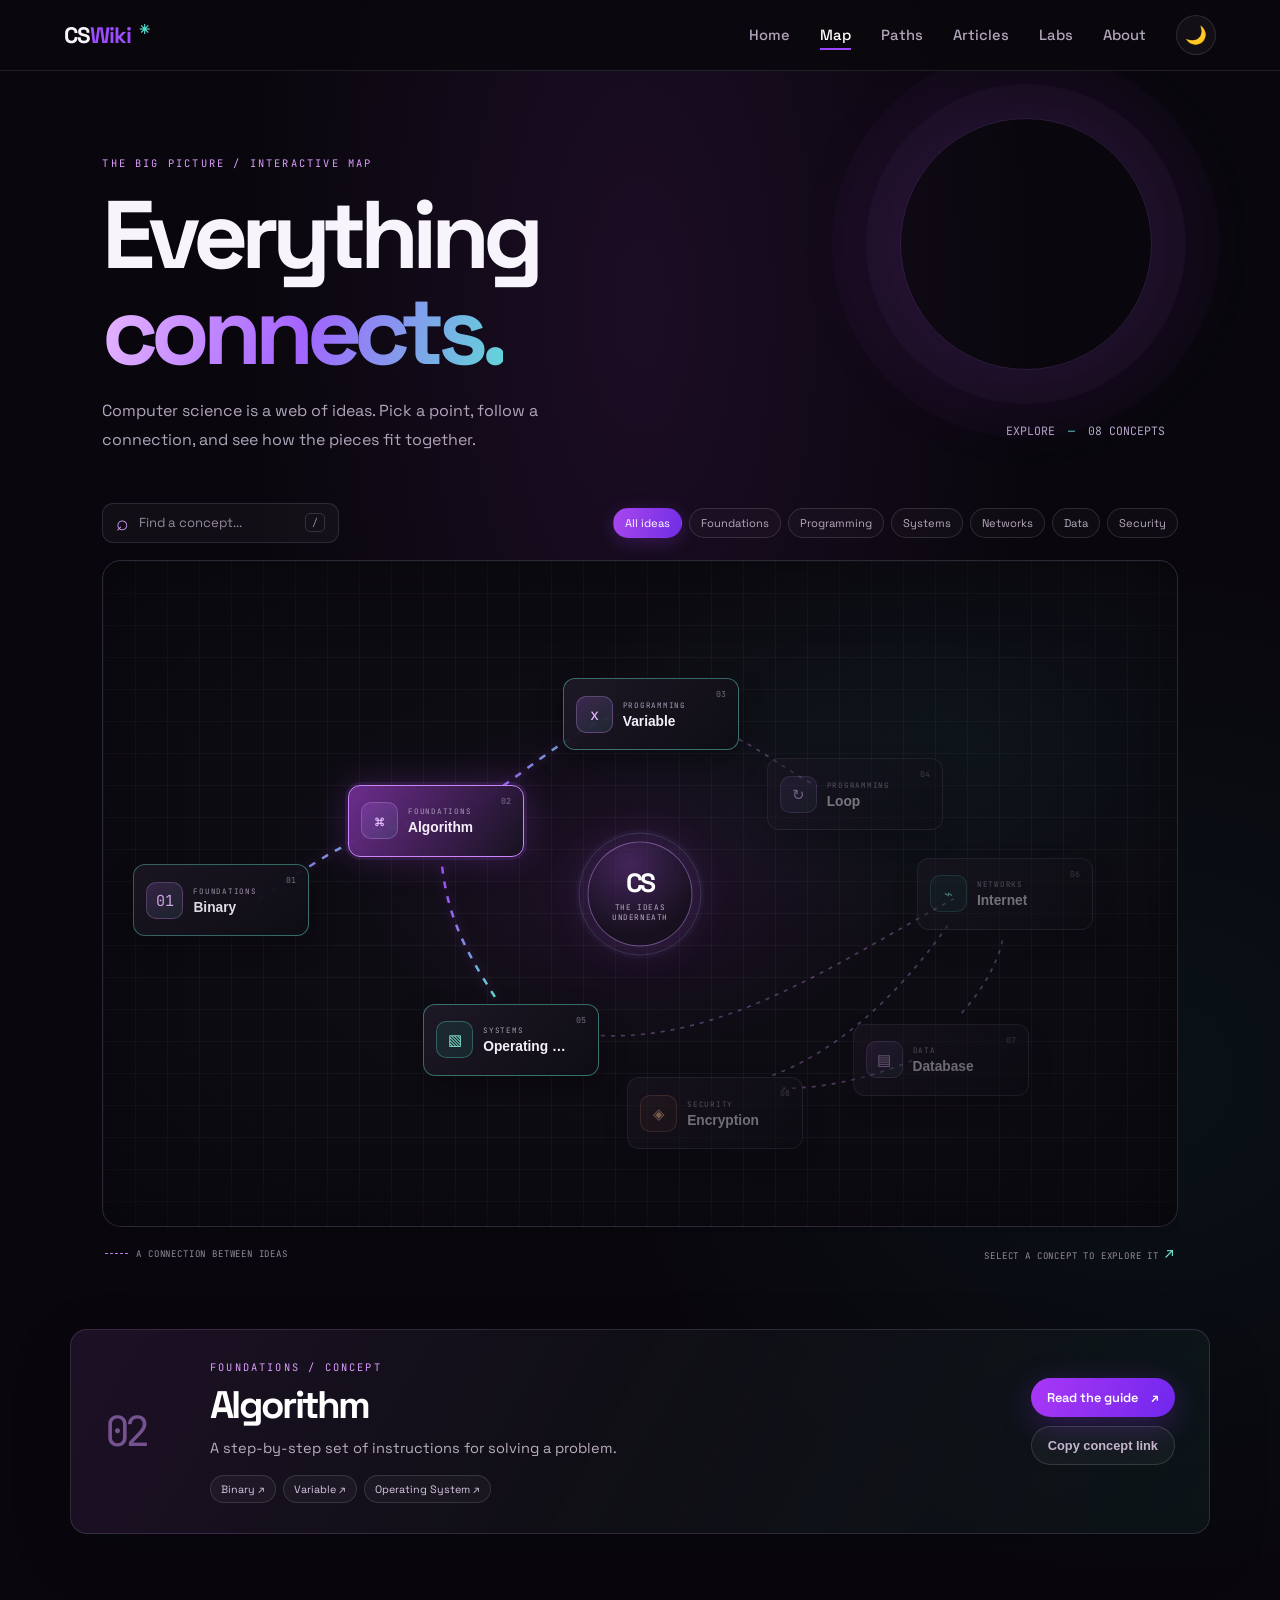
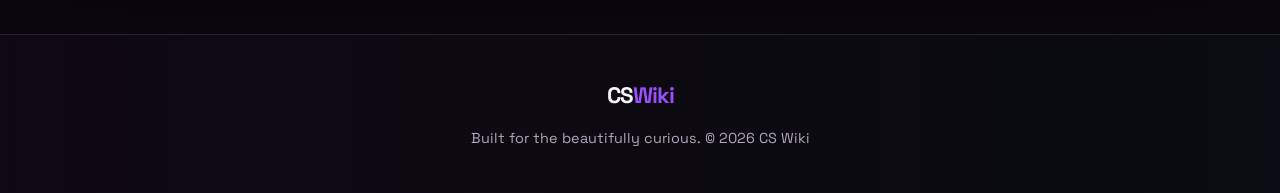
<file: map.html>
<!DOCTYPE html>
<html lang="en">
<head>
  <meta charset="UTF-8">
  <meta name="viewport" content="width=device-width, initial-scale=1.0">
  <meta name="theme-color" content="#09070d">
  <meta name="description" content="Explore how the ideas of computer science connect in an interactive concept map.">
  <title>The Concept Map — CS Wiki</title>
  <link rel="stylesheet" href="css/style.css">
</head>
<body class="page-map">
  <div class="progress" id="progress"></div>
  <nav class="navbar">
    <a class="logo" href="index.html">CS<span>Wiki</span><i>✳</i></a>
    <div class="nav-links">
      <a href="index.html" data-page="home">Home</a><a href="map.html" data-page="map">Map</a><a href="paths.html" data-page="paths">Paths</a><a href="articles.html" data-page="articles">Articles</a><a href="labs.html" data-page="labs">Labs</a><a href="about.html" data-page="about">About</a>
      <button class="icon-btn" id="theme-btn" title="Toggle theme" aria-label="Toggle theme">🌙</button>
    </div>
  </nav>
  <main class="map-page">
    <header class="page-intro map-intro">
      <span class="eyebrow">THE BIG PICTURE / INTERACTIVE MAP</span>
      <h1>Everything<br><span class="gradient-text">connects.</span></h1>
      <p>Computer science is a web of ideas. Pick a point, follow a connection, and see how the pieces fit together.</p>
      <div class="intro-index">EXPLORE <span>—</span> 08 CONCEPTS</div>
    </header>
    <section class="map-explorer" aria-label="Interactive computer science concept map">
      <div class="map-tools">
        <label class="map-search-wrap"><span aria-hidden="true">⌕</span><input type="search" id="map-search" placeholder="Find a concept..." autocomplete="off"><kbd>/</kbd></label>
        <div class="map-filters" role="group" aria-label="Filter map concepts">
          <button class="map-filter is-active" data-filter="all">All ideas</button>
          <button class="map-filter" data-filter="Foundations">Foundations</button>
          <button class="map-filter" data-filter="Programming">Programming</button>
          <button class="map-filter" data-filter="Systems">Systems</button>
          <button class="map-filter" data-filter="Networks">Networks</button>
          <button class="map-filter" data-filter="Data">Data</button>
          <button class="map-filter" data-filter="Security">Security</button>
        </div>
      </div>
      <div class="map-stage-viewport" aria-label="Scrollable concept map"><div class="map-stage" id="map-stage" aria-label="Concept connections diagram">
        <svg class="map-lines" viewBox="0 0 1000 620" preserveAspectRatio="none" aria-hidden="true">
          <defs><linearGradient id="lineGradient" x1="0" x2="1"><stop offset="0" stop-color="#a554ff"/><stop offset="1" stop-color="#62e8d9"/></linearGradient></defs>
          <path class="map-edge" data-from="binary" data-to="algorithm" d="M 145 315 C 195 285, 230 254, 285 245"/>
          <path class="map-edge" data-from="algorithm" data-to="variable" d="M 350 226 C 405 188, 441 155, 481 143"/>
          <path class="map-edge" data-from="variable" data-to="loop" d="M 540 148 C 595 158, 626 190, 665 210"/>
          <path class="map-edge" data-from="algorithm" data-to="operating-system" d="M 316 285 C 322 340, 346 376, 366 408"/>
          <path class="map-edge" data-from="operating-system" data-to="internet" d="M 427 438 C 558 465, 682 375, 793 315"/>
          <path class="map-edge" data-from="internet" data-to="database" d="M 838 354 C 833 378, 816 405, 797 425"/>
          <path class="map-edge" data-from="internet" data-to="encryption" d="M 787 340 C 735 414, 676 461, 623 480"/>
          <path class="map-edge" data-from="database" data-to="encryption" d="M 754 466 C 708 485, 666 492, 633 492"/>
        </svg>
        <div class="map-core"><span>CS</span><small>the ideas<br>underneath</small></div>
        <button class="map-node" data-id="binary" data-category="Foundations" style="--x:11%;--y:51%"><span class="node-icon">01</span><span class="node-copy"><small>FOUNDATIONS</small><b>Binary</b></span><span class="node-no">01</span></button>
        <button class="map-node" data-id="algorithm" data-category="Foundations" style="--x:31%;--y:39%"><span class="node-icon">⌘</span><span class="node-copy"><small>FOUNDATIONS</small><b>Algorithm</b></span><span class="node-no">02</span></button>
        <button class="map-node" data-id="variable" data-category="Programming" style="--x:51%;--y:23%"><span class="node-icon">x</span><span class="node-copy"><small>PROGRAMMING</small><b>Variable</b></span><span class="node-no">03</span></button>
        <button class="map-node" data-id="loop" data-category="Programming" style="--x:70%;--y:35%"><span class="node-icon">↻</span><span class="node-copy"><small>PROGRAMMING</small><b>Loop</b></span><span class="node-no">04</span></button>
        <button class="map-node" data-id="operating-system" data-category="Systems" style="--x:38%;--y:72%"><span class="node-icon">▧</span><span class="node-copy"><small>SYSTEMS</small><b>Operating system</b></span><span class="node-no">05</span></button>
        <button class="map-node" data-id="internet" data-category="Networks" style="--x:84%;--y:50%"><span class="node-icon">⌁</span><span class="node-copy"><small>NETWORKS</small><b>Internet</b></span><span class="node-no">06</span></button>
        <button class="map-node" data-id="database" data-category="Data" style="--x:78%;--y:75%"><span class="node-icon">▤</span><span class="node-copy"><small>DATA</small><b>Database</b></span><span class="node-no">07</span></button>
        <button class="map-node" data-id="encryption" data-category="Security" style="--x:57%;--y:83%"><span class="node-icon">◈</span><span class="node-copy"><small>SECURITY</small><b>Encryption</b></span><span class="node-no">08</span></button>
      </div></div>
      <div class="map-legend"><span><i></i> A connection between ideas</span><span>SELECT A CONCEPT TO EXPLORE IT <b>↗</b></span></div>
    </section>
    <section class="concept-detail" aria-live="polite" aria-labelledby="concept-title">
      <div class="detail-number" id="concept-number">02</div>
      <div class="detail-main"><span class="eyebrow" id="concept-category">FOUNDATIONS / CONCEPT</span><h2 id="concept-title">Algorithm</h2><p id="concept-summary">Select a concept to see how it connects to the rest of computer science.</p><div class="related-list" id="concept-related"></div></div>
      <div class="detail-actions"><a class="btn btn-primary" id="concept-read" href="articles.html">Read the guide <span>↗</span></a><button class="btn btn-ghost copy-map-link" id="copy-map-link">Copy concept link</button><span class="map-status" id="map-status" role="status"></span></div>
    </section>
  </main>
  <footer class="footer"><a class="logo footer-logo" href="index.html">CS<span>Wiki</span></a><br>Built for the beautifully curious. <span>© 2026 CS Wiki</span></footer>
  <script src="js/data.js"></script>
  <script src="js/map.js"></script>
  <script src="js/site.js"></script>
</body>
</html>
</file>
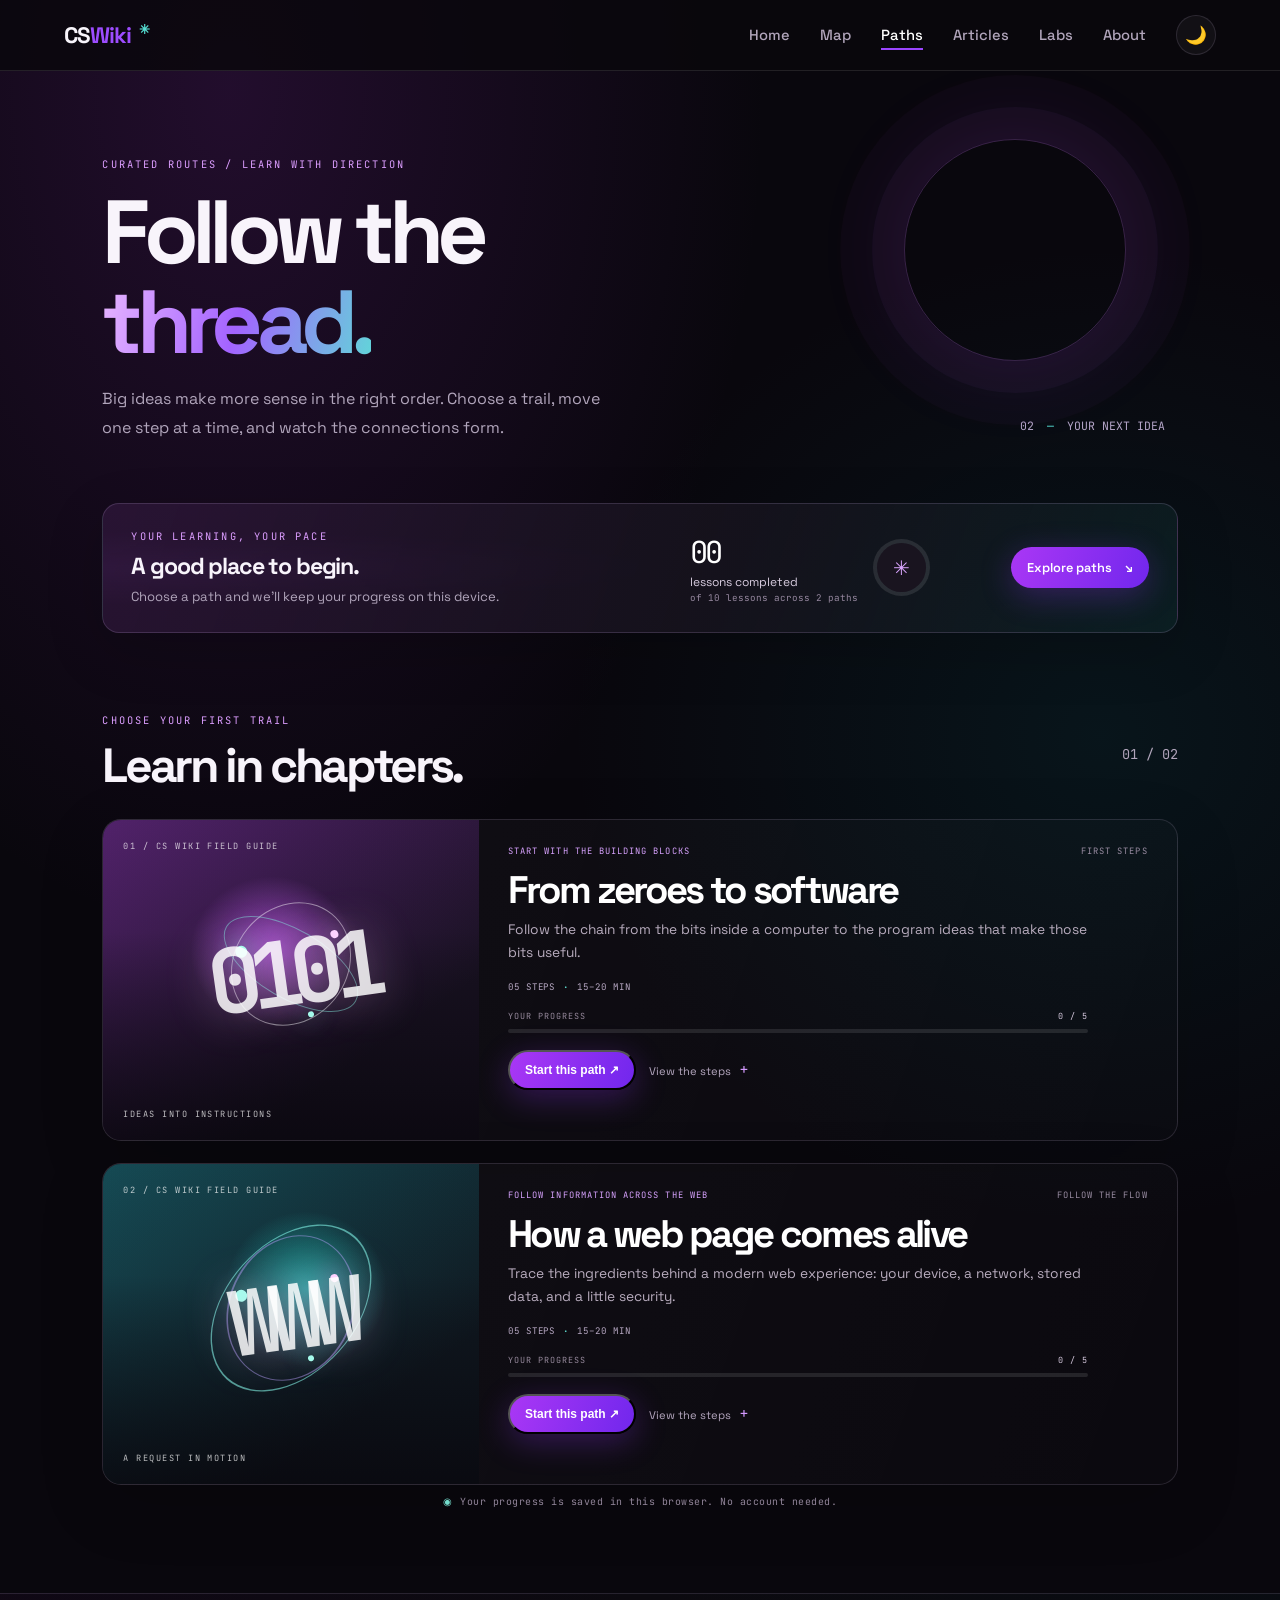
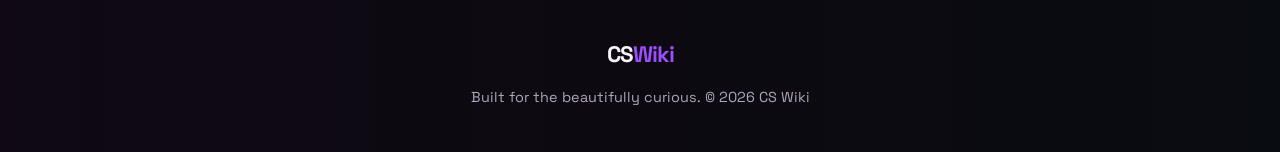
<file: paths.html>
<!DOCTYPE html>
<html lang="en">
<head>
  <meta charset="UTF-8">
  <meta name="viewport" content="width=device-width, initial-scale=1.0">
  <meta name="theme-color" content="#09070d">
  <meta name="description" content="Follow curated learning paths through computer science, from your first bits to the technology behind the web.">
  <title>Learning Paths — CS Wiki</title>
  <link rel="stylesheet" href="css/style.css">
</head>
<body class="page-paths">
  <div class="progress" id="progress"></div>
  <nav class="navbar">
    <a class="logo" href="index.html">CS<span>Wiki</span><i>✳</i></a>
    <div class="nav-links">
      <a href="index.html" data-page="home">Home</a><a href="map.html" data-page="map">Map</a><a href="paths.html" data-page="paths">Paths</a><a href="articles.html" data-page="articles">Articles</a><a href="labs.html" data-page="labs">Labs</a><a href="about.html" data-page="about">About</a>
      <button class="icon-btn" id="theme-btn" title="Toggle theme" aria-label="Toggle theme">🌙</button>
    </div>
  </nav>
  <main class="paths-page">
    <header class="page-intro paths-intro">
      <span class="eyebrow">CURATED ROUTES / LEARN WITH DIRECTION</span>
      <h1>Follow the<br><span class="gradient-text">thread.</span></h1>
      <p>Big ideas make more sense in the right order. Choose a trail, move one step at a time, and watch the connections form.</p>
      <div class="intro-index">02 <span>—</span> YOUR NEXT IDEA</div>
    </header>
    <section class="learning-overview" aria-label="Your learning progress">
      <div class="overview-copy"><span class="eyebrow">YOUR LEARNING, YOUR PACE</span><h2 id="resume-title">A good place to begin.</h2><p id="resume-copy">Choose a path and we’ll keep your progress on this device.</p></div>
      <div class="overview-progress"><div class="overview-numbers"><strong id="completed-count">0</strong><span>lessons completed</span><small id="path-count-label">across 2 paths</small></div><div class="overview-ring" id="overview-ring"><span>✳</span></div></div>
      <a class="btn btn-primary resume-button" id="resume-button" href="#paths">Explore paths <span>↘</span></a>
    </section>
    <section class="paths-catalog" id="paths">
      <div class="section-head"><div><span class="eyebrow">CHOOSE YOUR FIRST TRAIL</span><h2>Learn in chapters.</h2></div><span class="count">01 / 02</span></div>
      <div class="path-grid" id="path-grid"></div>
    </section>
    <p class="local-progress-note"><span>◉</span> Your progress is saved in this browser. No account needed.</p>
  </main>
  <footer class="footer"><a class="logo footer-logo" href="index.html">CS<span>Wiki</span></a><br>Built for the beautifully curious. <span>© 2026 CS Wiki</span></footer>
  <script src="js/paths.js"></script>
  <script src="js/site.js"></script>
</body>
</html>
</file>
<file: css/style.css>
@import url('https://fonts.googleapis.com/css2?family=Space+Grotesk:wght@400;500;700&family=JetBrains+Mono&display=swap');

/* =========================================================
   1. COLORS: change these to restyle the whole site
   ========================================================= */
:root {
  --bg: #07070d;
  --card: #12121c;
  --border: #25253a;
  --text: #ececf5;
  --muted: #8b8ba7;
  --accent: #a855f7;
  --accent-2: #22d3ee;
}

/* light theme: only the colors change */
[data-theme="light"] {
  --bg: #f5f4fb;
  --card: #ffffff;
  --border: #e3e0f0;
  --text: #1b1b2f;
  --muted: #66667f;
  --accent: #7c3aed;
  --accent-2: #0e7490;
}

/* =========================================================
   2. RESET AND BASE
   ========================================================= */
* {
  margin: 0;
  padding: 0;
  box-sizing: border-box;
}

html { scroll-behavior: smooth; }

body {
  background: var(--bg);
  color: var(--text);
  font-family: 'Space Grotesk', sans-serif;
  min-height: 100vh;
  overflow-x: hidden;
  transition: background 0.4s, color 0.4s;
}

/* =========================================================
   3. SHARED ANIMATIONS
   ========================================================= */
@keyframes float {
  0%, 100% { transform: translateY(0) scale(1); }
  50%      { transform: translateY(40px) scale(1.1); }
}

@keyframes fadeUp {
  from { opacity: 0; transform: translateY(30px); }
  to   { opacity: 1; transform: translateY(0); }
}

/* scroll reveal: elements start hidden and fade in when scrolled into view */
.reveal {
  opacity: 0;
  transform: translateY(30px);
  transition: opacity 0.7s ease, transform 0.7s ease;
}

.reveal.show { opacity: 1; transform: translateY(0); }

/* =========================================================
   4. NAVBAR
   ========================================================= */
.navbar {
  position: sticky;
  top: 0;
  z-index: 100;
  display: flex;
  justify-content: space-between;
  align-items: center;
  padding: 18px 8%;
  background: rgba(7, 7, 13, 0.7);
  backdrop-filter: blur(12px);
  border-bottom: 1px solid var(--border);
}

[data-theme="light"] .navbar { background: rgba(245, 244, 251, 0.75); }

.logo {
  font-size: 1.5rem;
  font-weight: 700;
  letter-spacing: -0.5px;
}

.logo span { color: var(--accent); }

.nav-links {
  display: flex;
  align-items: center;
  gap: 32px;
}

.nav-links a {
  color: var(--muted);
  text-decoration: none;
  font-weight: 500;
  position: relative;
  transition: color 0.25s;
}

.nav-links a:hover { color: var(--text); }

/* underline that grows on hover */
.nav-links a::after {
  content: '';
  position: absolute;
  left: 0;
  bottom: -6px;
  width: 0;
  height: 2px;
  background: var(--accent);
  transition: width 0.3s;
}

.nav-links a:hover::after { width: 100%; }

.icon-btn {
  width: 40px;
  height: 40px;
  font-size: 1.1rem;
  background: var(--card);
  border: 1px solid var(--border);
  border-radius: 50%;
  cursor: pointer;
  transition: 0.3s;
}

.icon-btn:hover { border-color: var(--accent); transform: rotate(20deg); }

/* scroll progress bar */
.progress {
  position: fixed;
  top: 0;
  left: 0;
  width: 0;
  height: 3px;
  z-index: 300;
  background: linear-gradient(90deg, var(--accent), var(--accent-2));
  box-shadow: 0 0 12px var(--accent);
}

/* =========================================================
   5. HERO
   ========================================================= */
.hero {
  position: relative;
  text-align: center;
  padding: 110px 8% 90px;
  overflow: hidden;
}

/* glowing background blobs */
.hero::before,
.hero::after {
  content: '';
  position: absolute;
  width: 420px;
  height: 420px;
  border-radius: 50%;
  filter: blur(120px);
  opacity: 0.35;
  z-index: -1;
  animation: float 9s ease-in-out infinite;
}

.hero::before { background: var(--accent); top: -120px; left: 10%; }
.hero::after  { background: var(--accent-2); bottom: -160px; right: 10%; animation-delay: -4s; }

[data-theme="light"] .hero::before,
[data-theme="light"] .hero::after { opacity: 0.2; }

.badge {
  display: inline-block;
  padding: 6px 16px;
  font-family: 'JetBrains Mono', monospace;
  font-size: 0.8rem;
  color: var(--accent-2);
  border: 1px solid var(--border);
  border-radius: 999px;
  background: rgba(34, 211, 238, 0.06);
  margin-bottom: 24px;
}

.hero h1 {
  font-size: clamp(2.2rem, 6vw, 4.2rem);
  line-height: 1.1;
  letter-spacing: -2px;
  max-width: 800px;
  margin: 0 auto 20px;
}

.gradient-text {
  background: linear-gradient(90deg, var(--accent), var(--accent-2));
  -webkit-background-clip: text;
  background-clip: text;
  color: transparent;
}

.hero p {
  color: var(--muted);
  font-size: 1.15rem;
  max-width: 560px;
  margin: 0 auto 36px;
}

/* hero items fade up when the page loads */
.hero > * {
  opacity: 0;
  animation: fadeUp 0.8s ease forwards;
}

.hero > *:nth-child(1) { animation-delay: 0.1s; }
.hero > *:nth-child(2) { animation-delay: 0.25s; }
.hero > *:nth-child(3) { animation-delay: 0.4s; }
.hero > *:nth-child(4) { animation-delay: 0.55s; }

/* =========================================================
   6. BUTTONS
   ========================================================= */
.hero-buttons {
  display: flex;
  justify-content: center;
  gap: 16px;
  flex-wrap: wrap;
}

.btn {
  padding: 14px 28px;
  border-radius: 12px;
  text-decoration: none;
  font-weight: 600;
  transition: transform 0.25s, box-shadow 0.25s, border-color 0.25s;
}

.btn:hover { transform: translateY(-3px); }

.btn-primary {
  background: linear-gradient(135deg, var(--accent), #7c3aed);
  color: white;
  box-shadow: 0 0 24px rgba(168, 85, 247, 0.4);
}

.btn-primary:hover { box-shadow: 0 0 38px rgba(168, 85, 247, 0.7); }

.btn-ghost {
  color: var(--text);
  border: 1px solid var(--border);
  background: var(--card);
}

.btn-ghost:hover { border-color: var(--accent); }

.btn-block {
  width: 100%;
  border: none;
  cursor: pointer;
  font-family: inherit;
  font-size: 1rem;
}

.btn-small {
  padding: 10px 18px;
  font-family: inherit;
  font-size: 0.9rem;
  color: var(--text);
  background: transparent;
  border: 1px solid var(--border);
  border-radius: 10px;
  cursor: pointer;
  transition: 0.25s;
}

.btn-small:hover { border-color: var(--accent); }
.btn-small.danger:hover { border-color: #ef4444; color: #ef4444; }

.add-btn {
  padding: 10px 18px;
  font-family: inherit;
  font-size: 0.9rem;
  font-weight: 600;
  color: white;
  background: linear-gradient(135deg, var(--accent), #7c3aed);
  border: none;
  border-radius: 10px;
  cursor: pointer;
  transition: 0.25s;
}

.add-btn:hover { transform: translateY(-2px); box-shadow: 0 0 24px rgba(168, 85, 247, 0.55); }
.add-btn:disabled { opacity: 0.5; cursor: not-allowed; }

/* =========================================================
   7. STATS STRIP
   ========================================================= */
.stats {
  max-width: 1100px;
  margin: 0 auto;
  padding: 0 8%;
  display: grid;
  grid-template-columns: repeat(3, 1fr);
  gap: 20px;
}

.stat {
  text-align: center;
  padding: 28px 10px;
  background: var(--card);
  border: 1px solid var(--border);
  border-radius: 16px;
}

.num {
  display: block;
  font-size: 2.6rem;
  font-weight: 700;
  letter-spacing: -1px;
  background: linear-gradient(90deg, var(--accent), var(--accent-2));
  -webkit-background-clip: text;
  background-clip: text;
  color: transparent;
}

.label {
  color: var(--muted);
  font-size: 0.85rem;
  font-family: 'JetBrains Mono', monospace;
}

/* =========================================================
   8. ARTICLES SECTION
   ========================================================= */
.container {
  max-width: 1100px;
  margin: 0 auto;
  padding: 40px 8% 100px;
  scroll-margin-top: 60px;
}

.section-head {
  display: flex;
  justify-content: space-between;
  align-items: center;
  margin-bottom: 20px;
}

.section-head h2 { font-size: 2rem; letter-spacing: -1px; }
.head-right { display: flex; align-items: center; gap: 16px; }

.count {
  font-family: 'JetBrains Mono', monospace;
  color: var(--muted);
  font-size: 0.85rem;
}

/* search bar */
.search {
  width: 100%;
  padding: 16px 20px;
  font-size: 1rem;
  font-family: inherit;
  color: var(--text);
  background: var(--card);
  border: 1px solid var(--border);
  border-radius: 14px;
  outline: none;
  transition: 0.25s;
}

.search::placeholder { color: var(--muted); }

.search:focus {
  border-color: var(--accent);
  box-shadow: 0 0 24px rgba(168, 85, 247, 0.3);
}

/* category filter buttons */
.filters {
  display: flex;
  flex-wrap: wrap;
  gap: 10px;
  margin: 20px 0 30px;
}

.chip {
  padding: 8px 18px;
  font-family: inherit;
  font-size: 0.9rem;
  color: var(--muted);
  background: transparent;
  border: 1px solid var(--border);
  border-radius: 999px;
  cursor: pointer;
  transition: 0.25s;
}

.chip:hover { color: var(--text); border-color: var(--accent); }

.chip.active {
  color: white;
  background: var(--accent);
  border-color: var(--accent);
  box-shadow: 0 0 18px rgba(168, 85, 247, 0.45);
}

/* article cards */
.grid {
  display: grid;
  grid-template-columns: repeat(auto-fill, minmax(280px, 1fr));
  gap: 20px;
}

.card {
  position: relative;
  padding: 24px;
  background: var(--card);
  border: 1px solid var(--border);
  border-radius: 16px;
  cursor: pointer;
  transition: transform 0.3s, border-color 0.3s, box-shadow 0.3s;
  animation: fadeUp 0.6s ease backwards;
}

.card:hover {
  transform: translateY(-6px);
  border-color: var(--accent);
  box-shadow: 0 10px 40px rgba(168, 85, 247, 0.2);
}

.tag {
  display: inline-block;
  padding: 4px 12px;
  margin-bottom: 14px;
  font-family: 'JetBrains Mono', monospace;
  font-size: 0.72rem;
  color: var(--accent-2);
  background: rgba(34, 211, 238, 0.08);
  border-radius: 999px;
}

.card h3 { font-size: 1.3rem; margin-bottom: 10px; }
.card p { color: var(--muted); line-height: 1.6; font-size: 0.95rem; }

.card .time {
  display: block;
  margin-top: 16px;
  font-size: 0.8rem;
  color: var(--muted);
  font-family: 'JetBrains Mono', monospace;
}

.empty {
  grid-column: 1 / -1;
  text-align: center;
  padding: 60px 0;
  color: var(--muted);
  line-height: 1.7;
}

/* highlighted search matches */
mark {
  background: rgba(168, 85, 247, 0.35);
  color: var(--text);
  padding: 0 3px;
  border-radius: 4px;
}

/* bookmark star on cards */
.bookmark {
  position: absolute;
  top: 16px;
  right: 16px;
  font-size: 1.3rem;
  color: var(--muted);
  background: none;
  border: none;
  cursor: pointer;
  transition: 0.25s;
}

.bookmark:hover { color: var(--accent); transform: scale(1.25); }
.bookmark.saved { color: #facc15; text-shadow: 0 0 14px rgba(250, 204, 21, 0.6); }

/* =========================================================
   9. POP-UP (article reader and new-article form)
   ========================================================= */
.modal {
  position: fixed;
  inset: 0;
  z-index: 200;
  display: flex;
  justify-content: center;
  align-items: center;
  padding: 20px;
  background: rgba(3, 3, 8, 0.75);
  backdrop-filter: blur(8px);
  opacity: 0;
  pointer-events: none;
  transition: opacity 0.3s;
}

[data-theme="light"] .modal { background: rgba(30, 20, 60, 0.35); }

.modal.open { opacity: 1; pointer-events: auto; }

.modal-box {
  position: relative;
  width: 100%;
  max-width: 680px;
  max-height: 85vh;
  overflow-y: auto;
  padding: 40px;
  background: var(--card);
  border: 1px solid var(--border);
  border-radius: 20px;
  box-shadow: 0 0 60px rgba(168, 85, 247, 0.25);
  transform: translateY(30px) scale(0.96);
  transition: transform 0.3s;
}

.modal.open .modal-box { transform: translateY(0) scale(1); }

.close {
  position: absolute;
  top: 18px;
  right: 18px;
  width: 36px;
  height: 36px;
  font-size: 1rem;
  color: var(--muted);
  background: transparent;
  border: 1px solid var(--border);
  border-radius: 50%;
  cursor: pointer;
  transition: 0.25s;
}

.close:hover { color: white; border-color: var(--accent); }

.modal-box h2 { font-size: 2.2rem; letter-spacing: -1px; margin-bottom: 8px; }

.modal-box .meta {
  font-family: 'JetBrains Mono', monospace;
  font-size: 0.8rem;
  color: var(--muted);
  margin-bottom: 24px;
}

.modal-box p { line-height: 1.8; color: #c9c9dd; margin-bottom: 16px; }
[data-theme="light"] .modal-box p { color: #3a3a55; }

.actions { display: flex; gap: 10px; margin-top: 28px; }

/* the "new article" form */
.modal-box form { display: flex; flex-direction: column; gap: 18px; margin-top: 10px; }

.modal-box label {
  display: flex;
  flex-direction: column;
  gap: 8px;
  font-size: 0.9rem;
  color: var(--muted);
}

.modal-box input,
.modal-box textarea {
  padding: 12px 14px;
  font-family: inherit;
  font-size: 1rem;
  color: var(--text);
  background: var(--bg);
  border: 1px solid var(--border);
  border-radius: 10px;
  outline: none;
  resize: vertical;
  transition: 0.25s;
}

.modal-box input:focus,
.modal-box textarea:focus {
  border-color: var(--accent);
  box-shadow: 0 0 16px rgba(168, 85, 247, 0.3);
}

/* =========================================================
   10. TOAST NOTIFICATION AND FOOTER
   ========================================================= */
.toast {
  position: fixed;
  bottom: 30px;
  left: 50%;
  z-index: 400;
  padding: 12px 22px;
  background: var(--card);
  border: 1px solid var(--accent);
  border-radius: 999px;
  box-shadow: 0 0 24px rgba(168, 85, 247, 0.35);
  opacity: 0;
  transform: translate(-50%, 30px);
  pointer-events: none;
  transition: 0.3s;
}

.toast.show { opacity: 1; transform: translate(-50%, 0); }

.footer {
  text-align: center;
  padding: 40px 8%;
  color: var(--muted);
  font-size: 0.9rem;
  border-top: 1px solid var(--border);
}

/* =========================================================
   11. INTERACTIVE LABS
   ========================================================= */
.labs { padding-bottom: 20px; scroll-margin-top: 60px; }

.lab {
  display: none;
  padding: 28px;
  background: var(--card);
  border: 1px solid var(--border);
  border-radius: 20px;
}

.lab.active {
  display: block;
  animation: fadeUp 0.5s ease both;
}

.lab-intro {
  color: var(--muted);
  line-height: 1.7;
  margin-bottom: 24px;
}

.explain {
  color: var(--muted);
  font-size: 0.95rem;
  line-height: 1.7;
}

/* form fields inside the labs */
.lab-field {
  display: flex;
  flex-direction: column;
  gap: 8px;
  margin-bottom: 20px;
  color: var(--muted);
  font-size: 0.9rem;
}

.lab-field b { color: var(--accent-2); font-family: 'JetBrains Mono', monospace; }

.lab input[type="number"],
.lab textarea,
.lab select {
  padding: 12px 14px;
  font-family: inherit;
  font-size: 1rem;
  color: var(--text);
  background: var(--bg);
  border: 1px solid var(--border);
  border-radius: 10px;
  outline: none;
  transition: 0.25s;
}

.lab input[type="number"]:focus,
.lab textarea:focus,
.lab select:focus {
  border-color: var(--accent);
  box-shadow: 0 0 16px rgba(168, 85, 247, 0.3);
}

.lab textarea { resize: vertical; }
.lab input[type="range"] { accent-color: var(--accent); width: 100%; }

/* result boxes */
.readouts {
  display: grid;
  grid-template-columns: repeat(auto-fit, minmax(120px, 1fr));
  gap: 12px;
  margin-bottom: 16px;
}

.readout {
  display: flex;
  flex-direction: column;
  gap: 6px;
  padding: 16px;
  background: var(--bg);
  border: 1px solid var(--border);
  border-radius: 12px;
}

.readout span {
  font-family: 'JetBrains Mono', monospace;
  font-size: 0.72rem;
  text-transform: uppercase;
  color: var(--muted);
}

.readout strong {
  font-family: 'JetBrains Mono', monospace;
  font-size: 1.3rem;
  color: var(--accent-2);
  word-break: break-word;
}

.readout.wide { margin: 16px 0; }
.readout.wide strong { font-size: 1.1rem; line-height: 1.6; white-space: pre-wrap; }

/* ----- binary lab ----- */
.bits {
  display: grid;
  grid-template-columns: repeat(8, 1fr);
  gap: 8px;
  max-width: 520px;
  margin: 0 auto 28px;
}

.bit-col {
  display: flex;
  flex-direction: column;
  align-items: center;
  gap: 8px;
}

.bit-weight {
  font-family: 'JetBrains Mono', monospace;
  font-size: 0.75rem;
  color: var(--muted);
}

.bit {
  width: 100%;
  height: 64px;
  font-family: 'JetBrains Mono', monospace;
  font-size: 1.6rem;
  color: var(--muted);
  background: var(--bg);
  border: 1px solid var(--border);
  border-radius: 12px;
  cursor: pointer;
  transition: 0.2s;
}

.bit:hover { border-color: var(--accent); transform: translateY(-3px); }

.bit.on {
  color: white;
  background: var(--accent);
  border-color: var(--accent);
  box-shadow: 0 0 20px rgba(168, 85, 247, 0.5);
}

/* ----- sorting lab ----- */
.controls {
  display: flex;
  flex-wrap: wrap;
  align-items: center;
  gap: 14px;
  margin-bottom: 20px;
}

.controls label {
  display: flex;
  align-items: center;
  gap: 8px;
  color: var(--muted);
  font-size: 0.85rem;
}

.controls input[type="range"] { width: 110px; }

.bars {
  display: flex;
  align-items: flex-end;
  gap: 2px;
  height: 260px;
  padding: 12px;
  margin-bottom: 14px;
  background: var(--bg);
  border: 1px solid var(--border);
  border-radius: 14px;
}

.bar {
  flex: 1;
  background: linear-gradient(to top, var(--accent), #7c3aed);
  border-radius: 4px 4px 0 0;
  opacity: 0.85;
}

.bar.done { background: #22c55e; opacity: 1; }

.bar.cmp {
  background: var(--accent-2);
  opacity: 1;
  box-shadow: 0 0 14px var(--accent-2);
}

.stats-line {
  display: flex;
  gap: 24px;
  margin-bottom: 14px;
  font-family: 'JetBrains Mono', monospace;
  font-size: 0.85rem;
  color: var(--muted);
}

.stats-line b { color: var(--text); }

/* ----- cipher lab ----- */
.mode-switch { display: flex; gap: 10px; margin-bottom: 20px; }

.wheel {
  display: flex;
  gap: 4px;
  overflow-x: auto;
  padding: 12px;
  margin-bottom: 8px;
  background: var(--bg);
  border: 1px solid var(--border);
  border-radius: 12px;
}

.w-col {
  display: flex;
  flex-direction: column;
  align-items: center;
  gap: 6px;
  min-width: 22px;
  font-family: 'JetBrains Mono', monospace;
  font-size: 0.85rem;
}

.w-col i { font-style: normal; color: var(--muted); }

.w-col i + i {
  padding-top: 6px;
  font-weight: 700;
  color: var(--accent-2);
  border-top: 1px solid var(--border);
}

/* =========================================================
   12. PHONES
   ========================================================= */
@media (max-width: 600px) {
  .nav-links { gap: 16px; }
  .nav-links a { display: none; }
  .stats { grid-template-columns: 1fr; }
  .modal-box { padding: 30px 22px; }
  .section-head { flex-direction: column; align-items: flex-start; gap: 12px; }
  .lab { padding: 20px 16px; }
  .bit { height: 52px; font-size: 1.3rem; }
  .bars { height: 200px; }
}

/* =========================================================
   CS Wiki · editorial refresh
   ========================================================= */
:root {
  --bg: #08080d;
  --card: #111119;
  --border: rgba(193, 181, 224, .15);
  --text: #f4f0fa;
  --muted: #a39ab5;
  --accent: #b681ff;
  --accent-2: #71e4df;
  --ink: #17131e;
}
html { scroll-padding-top: 90px; }
body { background:var(--bg); background-image:radial-gradient(ellipse at 50% -25%,rgba(89,55,126,.23),transparent 55%); }
.navbar { padding:15px max(6%, calc((100% - 1240px)/2)); background:rgba(8,8,13,.76); border-bottom-color:rgba(255,255,255,.09); }
.logo { text-decoration:none; color:var(--text); font-size:1.35rem; letter-spacing:-1px; }
.logo span { color:var(--accent); }
.logo i { display:inline-block; margin-left:8px; color:var(--accent-2); font-size:.8rem; font-style:normal; vertical-align:top; }
.nav-links { gap:30px; }
.nav-links a { font-size:.92rem; }
.nav-links a[aria-current="page"] { color:var(--text); }
.nav-links a[aria-current="page"]::after { width:100%; background:var(--accent-2); }
.icon-btn { border-radius:50%; background:rgba(255,255,255,.04); }
.hero { min-height:590px; display:flex; flex-direction:column; justify-content:center; align-items:center; padding-top:110px; padding-bottom:100px; }
.hero::before,.hero::after { width:560px; height:560px; filter:blur(145px); opacity:.25; }
.hero::before { top:-210px; left:-5%; }
.hero::after { right:-6%; bottom:-250px; }
.badge { display:flex; align-items:center; gap:10px; padding:8px 15px; background:rgba(255,255,255,.035); border-color:rgba(255,255,255,.12); color:#c6b8d9; font-size:.72rem; letter-spacing:.04em; text-transform:uppercase; }
.badge-dot { width:7px;height:7px;border-radius:50%;background:var(--accent-2);box-shadow:0 0 14px var(--accent-2); }
.hero-kicker,.eyebrow { display:block; color:var(--accent-2); font: .7rem 'JetBrains Mono',monospace; letter-spacing:.17em; text-transform:uppercase; }
.hero-kicker { margin:22px 0 15px; }
.hero h1 { max-width:900px; font-size:clamp(3.3rem,8vw,7rem); line-height:.98; letter-spacing:-.075em; }
.gradient-text { background:linear-gradient(100deg,#c88bff 6%,#8f94ff 54%,#69ded9 100%); -webkit-background-clip:text; background-clip:text; }
.hero p { margin-top:23px; max-width:480px; font-size:1.05rem; line-height:1.8; }
.hero-buttons { margin-top:5px; gap:12px; }
.btn { border-radius:999px; padding:14px 23px; }
.btn-primary { background:linear-gradient(110deg,#bd78f8,#8159ef); box-shadow:0 8px 35px rgba(151,95,229,.22); }
.btn-primary span,.text-link span { margin-left:10px; }
.btn-ghost { background:rgba(255,255,255,.035); border-color:rgba(255,255,255,.14); }
.sparkle { margin-right:7px; color:var(--accent-2); }
.ticker { overflow:hidden; border-block:1px solid rgba(255,255,255,.08); background:rgba(255,255,255,.015); }
.ticker div { width:max-content; padding:17px 0; color:#92899f; font: .67rem 'JetBrains Mono',monospace; letter-spacing:.16em; animation:ticker 32s linear infinite; }
.ticker b { color:var(--accent-2); margin:0 24px; }
@keyframes ticker { to { transform:translateX(-35%); } }
.stats { max-width:1100px; padding-top:34px; }
.stat { border-radius:18px; background:linear-gradient(145deg,rgba(255,255,255,.045),rgba(255,255,255,.012)); }
.num { background:linear-gradient(90deg,#c68cff,#68ded9); -webkit-background-clip:text;background-clip:text; }
.container { max-width:1150px; padding-top:86px; }
.section-head { margin-bottom:24px; }
.section-head h2 { margin-top:8px; font-size:clamp(1.8rem,4vw,2.7rem); letter-spacing:-.055em; }
.text-link { display:inline-block; color:var(--text); text-decoration:none; font-size:.9rem; }
.text-link:hover { color:var(--accent-2); }
.search { border-radius:999px; background:rgba(255,255,255,.035); }
.chip { padding:9px 17px; }
.chip.active { background:linear-gradient(110deg,#b679f6,#8756ec); }
.grid { gap:16px; }
.card { min-height:230px; padding:27px; border-radius:18px; background:linear-gradient(155deg,rgba(255,255,255,.052),rgba(255,255,255,.018)); overflow:hidden; }
.card::after { content:'↗'; position:absolute; right:24px; bottom:21px; color:rgba(196,177,220,.42); transition:transform .25s,color .25s; }
.card:hover { transform:translateY(-7px); border-color:rgba(190,135,255,.6); box-shadow:0 20px 55px rgba(74,42,108,.21); }
.card:hover::after { transform:translate(3px,-3px); color:var(--accent-2); }
.card h3 { letter-spacing:-.03em; }
.card .tag { border-radius:999px; background:rgba(113,228,223,.09); }
.card p { max-width:31ch; }
.labs { padding-top:70px; padding-bottom:100px; }
.lab { border-radius:22px; background:linear-gradient(145deg,rgba(255,255,255,.045),rgba(255,255,255,.012)); }
.page-intro { position:relative; max-width:1150px; margin:0 auto; padding:105px 8% 66px; overflow:hidden; }
.page-intro::after { content:''; position:absolute; right:10%; top:18%; width:180px; height:180px; border:1px solid rgba(192,145,255,.16); border-radius:50%; box-shadow:0 0 0 24px rgba(192,145,255,.025),0 0 0 48px rgba(192,145,255,.02); }
.page-intro h1 { max-width:760px; margin-top:17px; font-size:clamp(3rem,7vw,5.4rem); letter-spacing:-.075em; line-height:1; }
.page-intro p { max-width:520px; margin-top:18px; color:var(--muted); line-height:1.8; }
.intro-index { position:absolute; bottom:65px; right:9%; font: .72rem 'JetBrains Mono',monospace; color:#b5a6c9; }
.intro-index span { color:var(--accent-2); margin:0 6px; }
.page-intro + .hero { display:none; }
body.page-home .page-intro { display:none; }
body.page-home .hero { min-height:610px; }
body.page-home .container#articles { padding-top:62px; padding-bottom:35px; }
body.page-home #search,body.page-home #filters,body.page-home #add-btn { display:none; }
body.page-home .head-right { flex-direction:row-reverse; }
body.page-home #count { display:none; }
body.page-home .grid { grid-template-columns:repeat(3,minmax(0,1fr)); }
body.page-home .grid .card:nth-child(n+4) { display:none; }
body.page-home .labs { padding-top:45px; }
body.page-home .footer { margin-top:10px; }
body.page-articles .hero,body.page-articles .ticker,body.page-articles .stats,body.page-articles .labs { display:none; }
body.page-articles #articles { padding-top:0; }
body.page-labs .hero,body.page-labs .ticker,body.page-labs .stats,body.page-labs #articles { display:none; }
body.page-labs .labs { padding-top:8px; }
body.page-labs .lab-tabs { margin-bottom:28px; }
body.page-about .hero,body.page-about .ticker,body.page-about .stats,body.page-about #articles,body.page-about .labs { display:none; }
body.page-about .about-page { padding-top:0; }
body.page-about .page-intro { padding-inline:0; }
.about-story { display:grid; grid-template-columns:minmax(150px,.7fr) 2fr; gap:70px; align-items:center; padding:45px 0 95px; }
.about-stamp { display:grid; place-content:center; width:170px; height:190px; border:1px solid rgba(255,255,255,.15); border-radius:46% 46% 42% 42%; color:var(--text); text-align:center; font-weight:700; letter-spacing:.14em; transform:rotate(-8deg); background:radial-gradient(circle at 50% 40%,rgba(177,121,246,.19),transparent 70%); }
.about-stamp span { color:var(--accent-2); font-size:2rem; }
.about-story h2 { max-width:600px; margin:12px 0 18px; font-size:clamp(2rem,4vw,3.4rem); letter-spacing:-.06em; line-height:1.08; }
.about-story p { max-width:660px; margin-bottom:15px; color:var(--muted); line-height:1.85; }
.about-story .btn { display:inline-block; margin-top:12px; }
.about-values { display:grid; grid-template-columns:repeat(3,1fr); gap:15px; padding-bottom:95px; }
.about-values article { padding:25px; border:1px solid var(--border); border-radius:18px; background:rgba(255,255,255,.025); }
.about-values article>span { color:var(--accent-2); font: .68rem 'JetBrains Mono',monospace; letter-spacing:.1em; }
.about-values h3 { margin:23px 0 9px; font-size:1.15rem; }
.about-values p { color:var(--muted); font-size:.9rem; line-height:1.65; }
.footer { background:rgba(255,255,255,.015); line-height:1.9; }
.footer-logo { display:inline-block; margin-bottom:8px; }
.reveal { transform:translateY(26px); }
@media(max-width:700px) {
 .navbar { padding:13px 5%; }
 .nav-links { gap:12px; }
 .nav-links a { display:inline-block; font-size:.76rem; }
 .nav-links a::after { bottom:-4px; }
 .icon-btn { width:34px;height:34px;font-size:.9rem; }
 .hero { min-height:550px;padding:85px 7% 70px; }
 .hero h1 { font-size:clamp(3rem,13vw,5rem); }
 .hero p { font-size:.98rem; }
 .badge { font-size:.58rem; }
 .stats { grid-template-columns:repeat(3,1fr); gap:8px; padding-inline:5%; }
 .stat { padding:19px 5px; }
 .num { font-size:2rem; }
 .label { font-size:.65rem; }
 .container { padding-inline:5%; }
 .page-intro { padding:78px 5% 52px; }
 .page-intro::after { right:7%; top:16%; width:105px;height:105px; }
 .intro-index { bottom:50px;right:6%; }
 body.page-home .grid { grid-template-columns:1fr; }
 .about-story { grid-template-columns:1fr; gap:35px; padding:25px 0 65px; }
 .about-stamp { width:125px;height:140px; }
 .about-values { grid-template-columns:1fr; padding-bottom:65px; }
 .section-head { flex-direction:row; align-items:end; }
 .text-link { font-size:.8rem; }
}
@media(max-width:400px) { .nav-links { gap:8px; }.nav-links a{font-size:.69rem}.logo{font-size:1.12rem}.icon-btn{width:30px;height:30px} }
@media(prefers-reduced-motion:reduce) { *,*::before,*::after { animation-duration:.01ms!important;animation-iteration-count:1!important;scroll-behavior:auto!important;transition-duration:.01ms!important; } }
/* Gentle route motion */
body { animation: pageEnter .55s cubic-bezier(.2,.7,.2,1) both; }
body.page-leave { opacity:0; transform:translateY(8px); transition:opacity .16s ease,transform .16s ease; }
@keyframes pageEnter { from { opacity:0; transform:translateY(10px); } to { opacity:1;transform:translateY(0); } }
.card:nth-child(3n + 2) { transition-delay:.035s; }
.card:nth-child(3n) { transition-delay:.07s; }
.lab-tabs { margin-bottom:28px; }
/* =========================================================
   CS Wiki — cinematic edition
   ========================================================= */
:root { --bg:#09070d; --card:#14111a; --border:rgba(224,204,255,.13); --text:#f8f4fb; --muted:#b1a5bb; --accent:#9d4cff; --accent-2:#56dfd4; }
body { background-color:#09070d; background-image:radial-gradient(ellipse at 18% 5%,rgba(92,28,118,.30),transparent 36%),radial-gradient(ellipse at 86% 42%,rgba(0,105,111,.14),transparent 34%); }
.navbar { min-height:70px; padding-inline:max(5%,calc((100% - 1340px)/2)); background:rgba(10,8,13,.84); border-bottom:1px solid rgba(255,255,255,.1); }
.nav-links a[aria-current="page"] { color:#fff; }
.nav-links a[aria-current="page"]::after { width:100%; background:#9b45ff; }
.logo { font-size:1.4rem; }
.hero { position:relative; z-index:1; display:grid; grid-template-columns:minmax(400px,.96fr) minmax(420px,1.04fr); align-items:center; gap:30px; max-width:1440px; min-height:660px; margin:0 auto; padding:82px max(6%,calc((100% - 1260px)/2)); text-align:left; overflow:hidden; }
.hero::before { width:610px;height:610px;left:-180px;top:-250px;filter:blur(125px);opacity:.29; }
.hero::after { width:590px;height:590px;right:-175px;bottom:-290px;filter:blur(130px);opacity:.28; }
.hero-copy { position:relative; z-index:2; }
.badge { display:inline-flex; align-items:center; gap:9px; padding:9px 14px; color:#d6c7e6; border-color:rgba(223,199,255,.2); background:rgba(255,255,255,.045); font-size:.67rem; letter-spacing:.09em; }
.badge-dot { display:inline-block;width:7px;height:7px;border-radius:50%;background:#7ee8da;box-shadow:0 0 14px #7ee8da; }
.hero-kicker { margin:32px 0 14px; color:#d1a6ff; font-size:.68rem; letter-spacing:.25em; }
.hero h1 { max-width:700px; margin:0 0 18px; font-size:clamp(3.6rem,6.1vw,6.6rem); line-height:.94; letter-spacing:-.085em; }
.gradient-text { background:linear-gradient(105deg,#e8b6ff 1%,#a363ff 50%,#59e4d4 105%); -webkit-background-clip:text;background-clip:text; }
.hero p { max-width:470px; margin:0 0 24px; font-size:1.04rem; line-height:1.85; }
.hero-buttons { justify-content:flex-start; }
.btn { padding:14px 22px; border-radius:999px; }
.btn-primary { background:linear-gradient(110deg,#aa37f5,#7127ed); box-shadow:0 8px 32px rgba(139,48,237,.31); }
.btn-ghost { border-color:rgba(255,255,255,.16);background:rgba(255,255,255,.04); }
.hero-scene { position:relative; z-index:1; height:490px; min-width:0; perspective:1000px; }
.scene-orbit { position:absolute; left:50%;top:50%; border:1px solid rgba(201,144,255,.18); border-radius:50%; transform:translate(-50%,-50%) rotate(-20deg); }
.orbit-one { width:440px;height:295px;animation:orbitDrift 18s linear infinite; }
.orbit-two { width:520px;height:360px;border-color:rgba(89,228,212,.12);transform:translate(-50%,-50%) rotate(36deg);animation:orbitDrift 27s linear infinite reverse; }
.scene-card { position:absolute; overflow:hidden; display:flex; flex-direction:column; justify-content:flex-end; padding:20px; border:1px solid rgba(255,255,255,.23); border-radius:16px; box-shadow:0 25px 75px rgba(0,0,0,.48); transform-style:preserve-3d; transition:transform .55s cubic-bezier(.2,.8,.2,1),border-color .35s,box-shadow .35s; }
.scene-card::before { content:'';position:absolute;inset:0;opacity:.88;z-index:-1; }
.scene-card strong { color:#fff; font-size:1.45rem;line-height:.88;letter-spacing:-.06em; }
.scene-card small { margin-top:10px;color:rgba(255,255,255,.7);font: .59rem 'JetBrains Mono',monospace;letter-spacing:.08em;text-transform:uppercase; }
.scene-number { position:absolute;left:19px;top:17px;color:rgba(255,255,255,.75);font: .57rem 'JetBrains Mono',monospace;letter-spacing:.14em; }
.scene-algorithm { width:196px;height:270px;left:13%;top:15%;transform:rotate(-9deg);animation:posterFloat 7s ease-in-out infinite; }
.scene-algorithm::before { background:linear-gradient(165deg,transparent 15%,rgba(8,7,13,.08) 30%,#27133c 100%),radial-gradient(ellipse at 67% 34%,#dd87ff,transparent 34%),linear-gradient(135deg,#44145b,#111722 72%); }
.scene-algorithm strong { font-size:2rem; }
.algorithm-mark { position:absolute;left:25px;top:90px;display:flex;align-items:flex-end;gap:7px;height:88px;transform:skewY(-18deg); }
.algorithm-mark i { width:19px;border-radius:12px 12px 2px 2px;background:linear-gradient(#f5c1ff,#a63bff);box-shadow:0 0 20px #b746ff;animation:barPulse 1.8s ease-in-out infinite alternate; }
.algorithm-mark i:nth-child(1){height:32px}.algorithm-mark i:nth-child(2){height:56px;animation-delay:.15s}.algorithm-mark i:nth-child(3){height:82px;animation-delay:.3s}.algorithm-mark i:nth-child(4){height:47px;animation-delay:.45s}.algorithm-mark i:nth-child(5){height:68px;animation-delay:.6s}
.scene-network { width:212px;height:292px;right:8%;top:9%;transform:rotate(8deg);animation:posterFloat 8s -2s ease-in-out infinite; }
.scene-network::before { background:linear-gradient(170deg,transparent 5%,rgba(6,8,17,.18) 45%,#09141a 100%),radial-gradient(ellipse at 48% 45%,#27bfc4,transparent 34%),linear-gradient(135deg,#17234b,#081014 90%); }
.scene-network strong { font-size:1.78rem; }
.network-mark { position:absolute;inset:70px 25px 80px; }
.network-mark::before { content:'';position:absolute;inset:13px 18px;background:linear-gradient(30deg,transparent 48%,rgba(119,247,237,.72) 49%,transparent 50%),linear-gradient(145deg,transparent 48%,rgba(119,247,237,.6) 49%,transparent 50%),linear-gradient(90deg,transparent 49%,rgba(119,247,237,.48) 50%,transparent 51%); }
.network-mark i,.network-mark b { position:absolute;width:10px;height:10px;border:2px solid #c6fff5;border-radius:50%;background:#1ebbb7;box-shadow:0 0 14px #43f8e5; }
.network-mark i:nth-child(1){left:5%;top:35%}.network-mark i:nth-child(2){left:30%;top:6%}.network-mark i:nth-child(3){right:8%;top:20%}.network-mark i:nth-child(4){left:20%;bottom:8%}.network-mark i:nth-child(5){right:26%;bottom:12%}.network-mark i:nth-child(6){right:1%;bottom:37%}.network-mark b{left:52%;top:47%;width:14px;height:14px;background:#e9a6ff;border-color:#f0d5ff;box-shadow:0 0 18px #d782ff;}
.scene-binary { width:134px;height:154px;left:44%;bottom:7%;transform:rotate(7deg);animation:posterFloat 6s -1s ease-in-out infinite; }
.scene-binary::before { background:linear-gradient(160deg,transparent,#092a2c),radial-gradient(circle at 50% 25%,#42dcca,transparent 32%),linear-gradient(135deg,#134b51,#10131f); }
.scene-binary strong { font:1.42rem 'JetBrains Mono',monospace;color:#8affec;letter-spacing:.16em; }
.scene-binary small { font-size:.48rem; }
.scene-orb { position:absolute;right:38%;top:17%;width:56px;height:56px;display:grid;place-items:center;border-radius:50%;color:#24122e;font-size:1.8rem;background:linear-gradient(145deg,#fff0b6,#d887ff);box-shadow:0 0 55px rgba(218,130,255,.58);animation:orbPulse 4s ease-in-out infinite; }
.scene-caption { position:absolute;right:0;bottom:9%;color:#b9adc4;font: .62rem 'JetBrains Mono',monospace;letter-spacing:.12em;text-transform:uppercase; }
@keyframes posterFloat { 0%,100%{translate:0 0}50%{translate:0 -13px} }
@keyframes orbitDrift { to { rotate:360deg } }
@keyframes barPulse { from {filter:brightness(.72);scale:1 .84}to{filter:brightness(1.3);scale:1 1} }
@keyframes orbPulse { 0%,100%{transform:scale(1);box-shadow:0 0 40px rgba(218,130,255,.4)}50%{transform:scale(1.09);box-shadow:0 0 70px rgba(218,130,255,.72)} }
.ticker { border-block-color:rgba(255,255,255,.09);background:linear-gradient(90deg,rgba(103,27,128,.17),rgba(15,81,80,.13)); }
.ticker div { padding:19px 0;color:#c0b3cd;letter-spacing:.2em; }
.ticker b { color:#c46fff; }
.stats { max-width:1120px;padding-top:35px; }
.stat { border-radius:16px;background:rgba(255,255,255,.035);backdrop-filter:blur(10px); }
.container { max-width:1240px;padding-top:82px;padding-bottom:80px; }
.section-head h2 { font-size:clamp(2rem,4vw,3rem);letter-spacing:-.07em; }
.eyebrow { color:#dc9eff;font-size:.65rem;letter-spacing:.21em; }
.text-link { color:#e8dfef; }
.grid { grid-template-columns:repeat(4,minmax(0,1fr));gap:16px; }
.card { min-height:340px;padding:205px 22px 24px;overflow:hidden;border-radius:15px;background:#14111a;border-color:rgba(255,255,255,.11); }
.card::before { content:'';position:absolute;z-index:0;inset:0 0 auto;height:70%;opacity:.94;mask-image:linear-gradient(#000 68%,transparent 100%);background:radial-gradient(ellipse at 50% 25%,rgba(232,166,255,.85),transparent 20%),radial-gradient(ellipse at 66% 52%,rgba(117,48,174,.7),transparent 43%),linear-gradient(140deg,#321843,#131a28 62%,#101014);transition:transform .8s cubic-bezier(.2,.8,.2,1),filter .6s; }
.card:nth-child(4n+2)::before { background:radial-gradient(ellipse at 28% 43%,rgba(100,228,215,.78),transparent 23%),radial-gradient(ellipse at 64% 38%,rgba(38,111,146,.65),transparent 43%),linear-gradient(145deg,#132d42,#101018 75%); }
.card:nth-child(4n+3)::before { background:radial-gradient(ellipse at 50% 35%,rgba(250,168,109,.8),transparent 24%),radial-gradient(ellipse at 60% 50%,rgba(176,62,71,.65),transparent 47%),linear-gradient(145deg,#3e202b,#111018 76%); }
.card:nth-child(4n)::before { background:radial-gradient(ellipse at 42% 33%,rgba(159,151,255,.8),transparent 26%),radial-gradient(ellipse at 65% 52%,rgba(69,60,166,.7),transparent 48%),linear-gradient(145deg,#252047,#111018 78%); }
.card:hover::before { transform:scale(1.08);filter:saturate(1.3); }
.card > * { position:relative;z-index:1; }
.card::after { z-index:2;right:21px;bottom:20px;color:rgba(255,255,255,.65); }
.card .tag { color:#e3fcf7;background:rgba(24,27,35,.63);backdrop-filter:blur(8px); }
.card h3 { font-size:1.18rem;margin-bottom:7px; }
.card p { color:#c5bacd;font-size:.87rem;line-height:1.55; }
.card .time { margin-top:11px;color:#aaa0b3; }
.bookmark { z-index:2; }
.topic-wall { padding-top:68px;padding-bottom:95px; }
.topic-grid { display:grid;grid-template-columns:repeat(4,minmax(0,1fr));gap:15px; }
.topic-tile { position:relative;display:flex;min-height:236px;flex-direction:column;justify-content:flex-end;overflow:hidden;padding:23px;text-decoration:none;color:#fff;border:1px solid rgba(255,255,255,.14);border-radius:16px;background:#17111f;isolation:isolate;transform-style:preserve-3d;transition:transform .45s cubic-bezier(.2,.8,.2,1),border-color .3s,box-shadow .3s; }
.topic-tile::before { content:'';position:absolute;z-index:-2;inset:0;background:radial-gradient(ellipse at 68% 30%,rgba(195,87,255,.77),transparent 30%),linear-gradient(145deg,#451849,#14121a 72%);transition:transform .7s; }
.topic-tile::after { content:'';position:absolute;z-index:-1;inset:0;background:linear-gradient(180deg,rgba(9,7,13,.02),rgba(9,7,13,.78)); }
.topic-tile:hover { transform:translateY(-7px) rotateX(2deg);border-color:rgba(223,158,255,.55);box-shadow:0 24px 60px rgba(104,40,133,.2); }
.topic-tile:hover::before { transform:scale(1.1); }
.topic-tile>span { position:absolute;top:19px;left:20px;color:rgba(255,255,255,.74);font: .56rem 'JetBrains Mono',monospace;letter-spacing:.13em; }
.topic-tile strong { font-size:1.48rem;line-height:1.03;letter-spacing:-.05em; }
.topic-tile>i { position:absolute;right:20px;bottom:23px;color:#fff;font-style:normal; }
.topic-networks::before { background:radial-gradient(ellipse at 62% 32%,rgba(40,232,212,.75),transparent 31%),linear-gradient(145deg,#153947,#13131c 77%); }
.topic-security::before { background:radial-gradient(ellipse at 55% 34%,rgba(255,166,117,.72),transparent 29%),linear-gradient(145deg,#4a2631,#15121b 76%); }
.topic-systems::before { background:radial-gradient(ellipse at 55% 30%,rgba(132,144,255,.78),transparent 30%),linear-gradient(145deg,#272751,#15121b 76%); }
.tile-art { position:absolute;top:51px;left:50%;width:130px;height:105px;display:flex;align-items:center;justify-content:center;transform:translateX(-50%);color:rgba(255,255,255,.8);font-size:3rem;opacity:.76; }
.network-art { border:1px solid rgba(146,255,240,.6);border-radius:50%;width:74px;height:74px;box-shadow:0 0 0 17px rgba(80,232,220,.05),0 0 0 34px rgba(80,232,220,.04); }
.network-art b { position:absolute;width:8px;height:8px;border-radius:50%;background:#a5fff0;box-shadow:0 0 13px #73ffe9; }
.network-art b:nth-child(2){left:-4px;top:18px}.network-art b:nth-child(3){right:8px;top:-4px}.network-art b:nth-child(4){right:-4px;bottom:14px}.network-art b:nth-child(5){left:14px;bottom:-4px}
.data-art { display:grid;grid-template-columns:repeat(2,1fr);width:100px;height:82px;gap:5px;transform:translateX(-50%) rotate(-8deg); }
.data-art b { display:grid;place-items:center;border:1px solid rgba(255,255,255,.35);background:rgba(255,255,255,.09);font: .85rem 'JetBrains Mono',monospace; }
.security-art { color:#ffe3b7;font-size:5rem;text-shadow:0 0 30px #ffad78; }
.system-art { display:grid;grid-template-columns:1fr 1fr;width:80px;height:80px;gap:6px;transform:translateX(-50%) rotate(45deg); }
.system-art b { border:1px solid rgba(220,218,255,.65);background:rgba(196,188,255,.14);border-radius:5px; }
.labs { padding-top:74px; }
.lab { border-radius:18px;background:rgba(255,255,255,.035); }
.page-intro { padding-top:108px;padding-bottom:74px; }
.page-intro h1 { font-size:clamp(3.3rem,7vw,6.2rem); }
.page-intro::after { width:230px;height:230px;right:13%;border-color:rgba(209,126,255,.24);box-shadow:0 0 0 32px rgba(193,104,255,.04),0 0 0 64px rgba(193,104,255,.025),0 0 95px rgba(154,52,255,.12); }
.about-stamp { background:radial-gradient(circle at 50% 40%,rgba(187,86,255,.28),transparent 70%);box-shadow:0 0 65px rgba(169,71,244,.14); }
.about-values article { transition:transform .3s,border-color .3s,background .3s; }
.about-values article:hover { transform:translateY(-5px);border-color:rgba(199,131,255,.42);background:rgba(255,255,255,.05); }
.footer { background:linear-gradient(90deg,rgba(99,29,118,.08),rgba(255,255,255,.015),rgba(17,101,97,.06)); }
body { animation:pageEnter .7s cubic-bezier(.2,.7,.2,1) both; }
.reveal { transition:opacity .8s ease,transform .8s cubic-bezier(.2,.7,.2,1); }
@media(max-width:1050px){ .hero{grid-template-columns:1fr 1fr;padding-inline:5%;min-height:610px}.scene-algorithm{left:5%}.scene-network{right:1%}.grid,.topic-grid{grid-template-columns:repeat(2,minmax(0,1fr))}.card{min-height:320px;} }
@media(max-width:700px){ .hero{grid-template-columns:1fr;gap:0;padding:75px 6% 50px;min-height:0;text-align:left}.hero h1{font-size:clamp(3.8rem,14vw,5.7rem)}.hero-scene{height:360px;width:100%;max-width:470px;margin:0 auto}.scene-algorithm{width:160px;height:225px;left:8%;top:13%}.scene-network{width:174px;height:236px;right:7%;top:8%}.scene-binary{width:110px;height:125px;left:42%;bottom:3%}.scene-caption{right:0;bottom:0;font-size:.5rem}.orbit-one{width:340px;height:230px}.orbit-two{width:400px;height:285px}.scene-orb{right:37%;top:13%;width:44px;height:44px}.topic-wall{padding-top:52px;padding-bottom:65px}.topic-grid{gap:10px}.topic-tile{min-height:205px;padding:17px}.tile-art{top:43px;scale:.82}.topic-tile>span{left:15px;font-size:.48rem}.topic-tile strong{font-size:1.25rem}.grid{grid-template-columns:repeat(2,minmax(0,1fr));gap:11px}.card{min-height:300px;padding:166px 15px 20px}.card h3{font-size:1.05rem}.card p{font-size:.79rem}.page-intro{padding-top:80px;padding-bottom:55px}.page-intro::after{width:130px;height:130px;right:7%;top:18%}.about-story{gap:30px} }
@media(max-width:450px){.grid{grid-template-columns:1fr}.card{min-height:330px;padding-top:200px}.topic-grid{grid-template-columns:1fr 1fr}.topic-tile{min-height:180px}.stats .label{font-size:.58rem}.hero-buttons{gap:8px}.hero-buttons .btn{padding:13px 15px;font-size:.86rem}}
@media(prefers-reduced-motion:reduce){.scene-card,.scene-orbit,.scene-orb,.algorithm-mark i{animation:none!important}.topic-tile,.card{transition:none!important}}
/* Poster artwork + depth on hover */
.card .card-cover { position:absolute!important;inset:0 0 auto;height:190px;z-index:0!important;display:flex;align-items:center;justify-content:center;overflow:hidden;pointer-events:none; }
.card .card-cover::before { content:'';position:absolute;inset:17px 26px 4px;border:1px solid rgba(255,255,255,.18);border-radius:48% 48% 8px 8px;transform:rotate(-7deg);background:linear-gradient(135deg,rgba(255,255,255,.12),rgba(255,255,255,0)); }
.card .card-cover b { position:relative;color:rgba(255,255,255,.88);font-size:4.5rem;font-weight:500;letter-spacing:-.08em;text-shadow:0 8px 35px rgba(0,0,0,.35);transition:transform .55s cubic-bezier(.2,.8,.2,1),filter .4s; }
.card .card-cover span,.card .card-cover i { position:absolute;top:15px;color:rgba(255,255,255,.7);font: .48rem 'JetBrains Mono',monospace;letter-spacing:.15em; }
.card .card-cover span {left:19px}.card .card-cover i {right:19px;top:auto;bottom:12px;font-style:normal;}
.card:nth-child(3n+2) .card-cover::before { border-radius:10px 50% 8px 8px;transform:rotate(8deg); }
.card:nth-child(3n) .card-cover::before { border-radius:50%;transform:rotate(-14deg) scale(.84); }
.card:hover { transform:perspective(900px) rotateX(1.2deg) translateY(-7px);border-color:rgba(223,158,255,.58);box-shadow:0 22px 60px rgba(0,0,0,.38),0 0 32px rgba(155,70,255,.12); }
.card:hover .card-cover b { transform:scale(1.12) rotate(-7deg);filter:drop-shadow(0 0 20px rgba(246,176,255,.65)); }
.topic-tile:hover { transform:perspective(800px) rotateX(2deg) rotateY(-2deg) translateY(-7px); }
.topic-tile:focus-visible,.btn:focus-visible,.text-link:focus-visible,.nav-links a:focus-visible { outline:2px solid #8df3e0;outline-offset:4px; }
.hero-copy > * { opacity:0;animation:slideFromLeft .8s cubic-bezier(.2,.75,.2,1) forwards; }
.hero-copy > :nth-child(1){animation-delay:.08s}.hero-copy > :nth-child(2){animation-delay:.17s}.hero-copy > :nth-child(3){animation-delay:.27s}.hero-copy > :nth-child(4){animation-delay:.38s}.hero-copy > :nth-child(5){animation-delay:.49s}
.hero-scene { opacity:0;animation:slideFromRight 1s cubic-bezier(.18,.72,.2,1) .19s forwards; }
.page-intro { animation:slideFromLeft .8s cubic-bezier(.2,.75,.2,1) both; }
@keyframes slideFromLeft { from{opacity:0;transform:translate3d(-36px,0,0)}to{opacity:1;transform:translate3d(0,0,0)} }
@keyframes slideFromRight { from{opacity:0;transform:translate3d(38px,0,0)}to{opacity:1;transform:translate3d(0,0,0)} }
@media(max-width:700px){.hero-scene{animation:slideFromRight .85s cubic-bezier(.18,.72,.2,1) .2s both}}
@media(prefers-reduced-motion:reduce){.hero-copy>* ,.hero-scene,.page-intro{animation:none!important;opacity:1!important;transform:none!important}}
/* =========================================================
   Interactive concept map
   ========================================================= */
.page-map { background-image:radial-gradient(ellipse at 50% 17%,rgba(103,38,131,.20),transparent 43%),radial-gradient(ellipse at 90% 60%,rgba(18,101,99,.12),transparent 33%); }
.map-page { overflow:hidden; }
.map-intro { max-width:1320px;padding-top:85px;padding-bottom:48px; }
.map-intro h1 { font-size:clamp(3.5rem,7.5vw,6.4rem); }
.map-intro::after { width:250px;height:250px;top:11%;right:10%;border-color:rgba(199,120,255,.19);box-shadow:0 0 0 34px rgba(184,103,255,.035),0 0 0 68px rgba(184,103,255,.025),0 0 110px rgba(148,57,241,.16); }
.map-explorer { max-width:1320px;margin:0 auto;padding:0 8% 25px; }
.map-tools { display:flex;align-items:center;justify-content:space-between;gap:18px;margin-bottom:17px; }
.map-search-wrap { display:flex;align-items:center;gap:10px;min-width:220px;padding:9px 13px;border:1px solid var(--border);border-radius:11px;background:rgba(255,255,255,.035);color:var(--muted); }
.map-search-wrap>span { color:#d8a0ff;font-size:1.3rem;line-height:1; }
.map-search-wrap input { width:100%;border:0;outline:0;background:transparent;color:var(--text);font: .82rem 'Space Grotesk',sans-serif; }
.map-search-wrap input::placeholder { color:#94889e; }
.map-search-wrap:focus-within { border-color:#b770ff;box-shadow:0 0 24px rgba(162,81,230,.16); }
.map-search-wrap kbd { padding:2px 6px;border:1px solid rgba(255,255,255,.14);border-radius:5px;color:#94889e;font: .62rem 'JetBrains Mono',monospace; }
.map-filters { display:flex;justify-content:flex-end;gap:7px;flex-wrap:wrap; }
.map-filter { padding:7px 11px;border:1px solid rgba(255,255,255,.13);border-radius:999px;background:rgba(255,255,255,.025);color:#b7aabd;font: .7rem 'Space Grotesk',sans-serif;cursor:pointer;transition:color .2s,background .2s,border-color .2s,transform .2s; }
.map-filter:hover { color:#fff;border-color:rgba(190,118,255,.65);transform:translateY(-1px); }
.map-filter.is-active { color:#fff;border-color:transparent;background:linear-gradient(110deg,#a947ef,#702de4);box-shadow:0 4px 18px rgba(151,62,225,.26); }
.map-stage-viewport { overflow-x:auto;overflow-y:hidden;padding-bottom:5px;scrollbar-color:rgba(181,118,228,.5) rgba(255,255,255,.035);scrollbar-width:thin; }
.map-stage { position:relative;isolation:isolate;width:100%;min-width:900px;aspect-ratio:1000/620;overflow:hidden;border:1px solid rgba(218,185,255,.15);border-radius:19px;background-color:#0e0c13;background-image:radial-gradient(ellipse at 49% 48%,rgba(133,51,166,.14),transparent 35%),radial-gradient(ellipse at 80% 26%,rgba(13,106,102,.10),transparent 32%),linear-gradient(rgba(255,255,255,.035) 1px,transparent 1px),linear-gradient(90deg,rgba(255,255,255,.035) 1px,transparent 1px);background-size:auto,auto,32px 32px,32px 32px;box-shadow:inset 0 0 75px rgba(0,0,0,.38),0 22px 75px rgba(0,0,0,.2); }
.map-stage::before { content:'';position:absolute;inset:0;pointer-events:none;background:radial-gradient(ellipse,transparent 42%,rgba(4,4,8,.36));z-index:4; }
.map-lines { position:absolute;inset:0;width:100%;height:100%;z-index:1;overflow:visible; }
.map-edge { fill:none;stroke:rgba(178,131,215,.39);stroke-width:1.7;vector-effect:non-scaling-stroke;stroke-dasharray:4 6;transition:stroke .3s,opacity .3s,stroke-width .3s;animation:mapFlow 22s linear infinite; }
.map-edge.is-active { stroke:url(#lineGradient);stroke-width:2.5;stroke-dasharray:7 8;opacity:.95;filter:drop-shadow(0 0 5px rgba(186,99,255,.46)); }
.map-edge.is-filtered { opacity:.08; }
@keyframes mapFlow { to { stroke-dashoffset:-200; } }
.map-core { position:absolute;z-index:2;left:50%;top:50%;width:105px;height:105px;display:flex;flex-direction:column;align-items:center;justify-content:center;gap:2px;border:1px solid rgba(209,158,255,.45);border-radius:50%;background:radial-gradient(circle at 40% 20%,rgba(179,95,240,.26),rgba(23,17,31,.95) 70%);box-shadow:0 0 0 12px rgba(167,93,221,.055),0 0 48px rgba(152,76,220,.19);transform:translate(-50%,-50%);pointer-events:none;text-align:center; }
.map-core::after { content:'';position:absolute;inset:-10px;border:1px solid rgba(127,218,209,.16);border-radius:50%;animation:corePulse 4s ease-out infinite; }
.map-core span { color:#fff;font-size:1.65rem;font-weight:700;letter-spacing:-.09em; }
.map-core small { color:#b9a9c6;font: .48rem 'JetBrains Mono',monospace;line-height:1.3;letter-spacing:.08em;text-transform:uppercase; }
@keyframes corePulse { 0%{transform:scale(.92);opacity:.7}100%{transform:scale(1.34);opacity:0} }
.map-node { position:absolute;z-index:3;left:var(--x);top:var(--y);width:176px;min-height:72px;display:flex;align-items:center;gap:10px;padding:10px 12px;border:1px solid rgba(224,205,240,.19);border-radius:12px;background:linear-gradient(135deg,rgba(31,25,39,.96),rgba(14,13,20,.96));color:#fff;text-align:left;transform:translate(-50%,-50%);cursor:pointer;box-shadow:0 10px 27px rgba(0,0,0,.33);transition:opacity .25s,filter .25s,background .25s,border-color .25s,box-shadow .25s,scale .25s; }
.map-node:hover { z-index:5;border-color:rgba(211,154,255,.72);background:linear-gradient(135deg,rgba(65,35,81,.98),rgba(20,17,29,.98));box-shadow:0 12px 34px rgba(117,44,161,.28);scale:1.045; }
.map-node.is-selected { border-color:#ca85ff;background:linear-gradient(125deg,rgba(112,46,145,.97),rgba(22,18,31,.98));box-shadow:0 0 0 3px rgba(185,105,242,.11),0 0 35px rgba(160,72,225,.27); }
.map-node.is-related { border-color:rgba(99,224,207,.45); }
.map-node.is-dimmed { opacity:.45; }
.map-node.is-filtered { opacity:.12;filter:grayscale(.8);pointer-events:none; }
.node-icon { flex:0 0 37px;width:37px;height:37px;display:grid;place-items:center;border:1px solid rgba(219,159,255,.28);border-radius:10px;background:linear-gradient(145deg,rgba(180,102,237,.22),rgba(84,217,201,.1));color:#e8bcff;font: .95rem 'JetBrains Mono',monospace; }
.map-node[data-category="Networks"] .node-icon,.map-node[data-category="Systems"] .node-icon { border-color:rgba(94,226,208,.31);color:#86f0dd;background:rgba(45,202,174,.1); }
.map-node[data-category="Security"] .node-icon { border-color:rgba(255,166,128,.32);color:#ffc49b;background:rgba(245,129,97,.1); }
.node-copy { display:flex;min-width:0;flex-direction:column;gap:4px; }
.node-copy small { color:#aa9ab5;font: .47rem 'JetBrains Mono',monospace;letter-spacing:.1em; }
.node-copy b { overflow:hidden;color:#f6effa;font-size:.86rem;font-weight:600;text-overflow:ellipsis;white-space:nowrap; }
.node-no { align-self:flex-start;margin-left:auto;color:rgba(225,208,240,.48);font: .52rem 'JetBrains Mono',monospace; }
.map-legend { display:flex;justify-content:space-between;gap:16px;padding:12px 3px;color:#93889b;font: .57rem 'JetBrains Mono',monospace;letter-spacing:.09em;text-transform:uppercase; }
.map-legend span:first-child { display:flex;align-items:center;gap:8px; }
.map-legend i { width:23px;border-top:1px dashed #b77be5; }
.map-legend b { color:#74e1d3;font-size:.9rem; }
.concept-detail { position:relative;display:grid;grid-template-columns:80px minmax(0,1fr) auto;align-items:center;gap:25px;max-width:1140px;margin:29px auto 100px;padding:30px 34px;border:1px solid rgba(209,172,236,.16);border-radius:17px;background:linear-gradient(120deg,rgba(37,21,48,.72),rgba(17,16,23,.88) 45%,rgba(15,35,35,.42));box-shadow:0 20px 60px rgba(0,0,0,.2); }
.detail-number { color:rgba(201,144,246,.52);font: 2.6rem 'JetBrains Mono',monospace;letter-spacing:-.12em; }
.detail-main { min-width:0; }
.detail-main h2 { margin:6px 0 7px;color:#fff;font-size:clamp(1.8rem,3vw,2.6rem);letter-spacing:-.07em; }
.detail-main>p { max-width:660px;margin:0;color:#b9adbf;line-height:1.7;font-size:.91rem; }
.related-list { display:flex;flex-wrap:wrap;gap:7px;margin-top:14px; }
.related-concept { padding:6px 10px;border:1px solid rgba(255,255,255,.12);border-radius:999px;background:rgba(255,255,255,.035);color:#d8c7e6;font: .67rem 'Space Grotesk',sans-serif;cursor:pointer;transition:all .2s; }
.related-concept:hover { border-color:#69dccc;color:#fff;background:rgba(58,184,164,.1); }
.detail-actions { display:flex;flex-direction:column;align-items:flex-start;gap:9px; }
.detail-actions .btn { white-space:nowrap;font-size:.8rem;padding:11px 16px; }
.copy-map-link { border-color:rgba(255,255,255,.13);color:#c3b5cc; }
.map-status { min-height:1em;color:#7ae1d2;font-size:.67rem; }
body.page-map .footer { margin-top:0; }
body.page-map .navbar { position:sticky; }
.page-map .nav-links a[data-page="map"]::after { width:100%; }
.page-map .nav-links a[data-page="map"] { color:#fff; }
@media(max-width:1050px){ .map-tools{align-items:flex-start;flex-direction:column}.map-filters{justify-content:flex-start}.concept-detail{margin-inline:5%;} }
@media(max-width:700px){ .map-intro{padding-top:70px;padding-bottom:40px}.map-intro::after{width:145px;height:145px;right:7%;top:15%}.map-explorer{padding:0 5% 20px}.map-search-wrap{width:100%}.map-stage{width:950px;min-width:950px;aspect-ratio:1000/620}.map-stage-viewport::after{content:'Scroll sideways to see the whole map  →';display:block;padding:7px 2px 4px;color:#84768c;font: .58rem 'JetBrains Mono',monospace;letter-spacing:.08em}.map-legend{align-items:flex-start;flex-direction:column;gap:6px;font-size:.52rem}.concept-detail{grid-template-columns:46px minmax(0,1fr);gap:14px;margin:20px 5% 65px;padding:22px 18px}.detail-number{font-size:1.8rem;align-self:start}.detail-actions{grid-column:2;flex-direction:row;flex-wrap:wrap;align-items:center}.detail-main h2{font-size:2rem}.detail-main>p{font-size:.84rem} }
@media(prefers-reduced-motion:reduce){.map-edge,.map-core::after{animation:none!important}}
[data-theme="light"] .page-map { background-color:#f7f3fa;background-image:radial-gradient(ellipse at 50% 17%,rgba(199,132,228,.15),transparent 43%); }
[data-theme="light"] .map-stage { background-color:#f0eaf4;background-image:radial-gradient(ellipse at 49% 48%,rgba(179,111,202,.15),transparent 35%),radial-gradient(ellipse at 80% 26%,rgba(56,160,148,.10),transparent 32%),linear-gradient(rgba(38,24,48,.06) 1px,transparent 1px),linear-gradient(90deg,rgba(38,24,48,.06) 1px,transparent 1px);box-shadow:inset 0 0 75px rgba(65,38,76,.05),0 22px 75px rgba(0,0,0,.08); }
[data-theme="light"] .map-node { color:#21182a;border-color:rgba(90,61,108,.2);background:linear-gradient(135deg,rgba(255,255,255,.98),rgba(244,236,249,.97));box-shadow:0 10px 27px rgba(60,34,71,.12); }
[data-theme="light"] .node-copy b,[data-theme="light"] .detail-main h2 { color:#23172b; }
[data-theme="light"] .node-copy small,[data-theme="light"] .map-legend,[data-theme="light"] .detail-main>p { color:#685b70; }
[data-theme="light"] .concept-detail { background:linear-gradient(120deg,rgba(243,225,250,.93),rgba(255,255,255,.95) 48%,rgba(225,247,243,.8)); }
[data-theme="light"] .map-filter { color:#66576e;background:rgba(255,255,255,.55); }
[data-theme="light"] .map-filter.is-active { color:#fff; }
/* =========================================================
   Guided learning paths
   ========================================================= */
.paths-page { max-width:1350px;margin:0 auto;overflow:hidden; }
.paths-intro { max-width:none;padding:86px 8% 55px; }
.paths-intro::after { width:220px;height:220px;right:12%;top:16%; }
.learning-overview { position:relative;display:grid;grid-template-columns:minmax(250px,1fr) minmax(210px,.55fr) auto;align-items:center;gap:28px;margin:5px 8% 80px;padding:25px 28px;border:1px solid rgba(223,191,250,.16);border-radius:17px;background:linear-gradient(110deg,rgba(66,32,81,.45),rgba(23,19,30,.88) 55%,rgba(20,64,62,.28));box-shadow:0 18px 55px rgba(0,0,0,.18); }
.learning-overview::before { content:'';position:absolute;inset:0;z-index:-1;border-radius:inherit;background:radial-gradient(ellipse at 8% 50%,rgba(166,83,229,.11),transparent 42%); }
.overview-copy h2 { margin:8px 0 5px;font-size:1.45rem;letter-spacing:-.05em; }
.overview-copy p { margin:0;color:var(--muted);font-size:.82rem;line-height:1.6; }
.overview-progress { display:flex;align-items:center;gap:15px; }
.overview-numbers { display:flex;flex-direction:column;gap:2px; }
.overview-numbers strong { color:#fff;font: 1.9rem 'JetBrains Mono',monospace;letter-spacing:-.1em; }
.overview-numbers span { color:#d7ccdf;font-size:.75rem; }
.overview-numbers small { color:#96889f;font:.58rem 'JetBrains Mono',monospace; }
.overview-ring { width:57px;height:57px;display:grid;place-items:center;border-radius:50%;background:conic-gradient(#78e2d4 var(--completion,0%),rgba(255,255,255,.1) 0);position:relative; }
.overview-ring::before { content:'';position:absolute;inset:4px;border-radius:50%;background:#19141f; }
.overview-ring span { position:relative;color:#dba5ff;font-size:1.25rem; }
.resume-button { white-space:nowrap;font-size:.8rem;padding:12px 16px; }
.paths-catalog { padding:0 8% 10px; }
.paths-catalog .section-head { margin-bottom:23px; }
.path-grid { display:grid;grid-template-columns:1fr;gap:22px; }
.path-card { display:grid;grid-template-columns:minmax(210px,.7fr) minmax(0,1.3fr);overflow:hidden;border:1px solid rgba(226,203,246,.14);border-radius:19px;background:linear-gradient(110deg,rgba(255,255,255,.035),rgba(255,255,255,.012));box-shadow:0 20px 65px rgba(0,0,0,.16);scroll-margin-top:90px;transition:border-color .3s,box-shadow .3s; }
.path-card:hover { border-color:rgba(211,157,255,.34);box-shadow:0 24px 74px rgba(0,0,0,.22); }
.path-cover { position:relative;min-height:320px;display:flex;flex-direction:column;justify-content:space-between;overflow:hidden;padding:20px;background:radial-gradient(ellipse at 45% 41%,rgba(207,98,255,.73),transparent 28%),linear-gradient(145deg,#54236e,#191222 72%);isolation:isolate; }
.path-cover::before { content:'';position:absolute;z-index:-1;inset:0;background:linear-gradient(180deg,rgba(8,6,12,.04) 35%,rgba(8,6,12,.77)); }
.path-cover>span,.path-cover>small { color:rgba(255,255,255,.72);font:.54rem 'JetBrains Mono',monospace;letter-spacing:.17em; }
.path-cover>strong { position:absolute;left:50%;top:48%;color:rgba(255,255,255,.84);font:700 clamp(3rem,7vw,5.7rem) 'JetBrains Mono',monospace;letter-spacing:-.14em;transform:translate(-50%,-50%) rotate(-8deg);text-shadow:0 0 45px rgba(247,197,255,.4); }
.path-cover>small { z-index:1; }
.path-cover-art { position:absolute;z-index:-1;left:50%;top:45%;width:165px;height:150px;transform:translate(-50%,-50%) rotate(-18deg); }
.path-cover-art::before,.path-cover-art::after { content:'';position:absolute;inset:10px 26px;border:1px solid rgba(255,255,255,.46);border-radius:50%;transform:rotate(57deg); }
.path-cover-art::after { inset:0 48px;border-color:rgba(129,248,228,.45);transform:rotate(-42deg); }
.path-cover-art i,.path-cover-art b,.path-cover-art em { position:absolute;width:12px;height:12px;border-radius:50%;background:#9fffea;box-shadow:0 0 25px #76ffdf; }
.path-cover-art i{left:20%;top:28%}.path-cover-art b{right:17%;top:37%;width:8px;height:8px;background:#ffd4ff;box-shadow:0 0 22px #e18bff}.path-cover-art em{left:50%;bottom:12%;width:6px;height:6px;}
.path-02 .path-cover { background:radial-gradient(ellipse at 54% 39%,rgba(42,223,211,.65),transparent 28%),linear-gradient(145deg,#164d57,#101921 74%); }
.path-02 .path-cover-art::before { transform:rotate(-30deg) scaleX(1.7);border-color:rgba(138,255,241,.56); }
.path-02 .path-cover-art::after { transform:rotate(43deg) scaleX(1.8);border-color:rgba(185,161,255,.46); }
.path-card-body { min-width:0;padding:25px 29px; }
.path-card-meta { display:flex;justify-content:space-between;gap:10px;color:#d8a3ff;font:.55rem 'JetBrains Mono',monospace;letter-spacing:.12em; }
.path-card-meta i { color:#9a8da3;font-style:normal; }
.path-card-body h3 { margin:13px 0 8px;color:#fff;font-size:clamp(1.6rem,3vw,2.4rem);letter-spacing:-.07em;line-height:1.05; }
.path-card-body>p { max-width:580px;margin:0;color:#b9adbf;font-size:.86rem;line-height:1.7; }
.path-facts { display:flex;align-items:center;gap:8px;margin:16px 0 17px;color:#b7a8c3;font:.57rem 'JetBrains Mono',monospace;letter-spacing:.1em; }
.path-facts b { color:#60dfd1; }
.path-progress { max-width:580px;margin-bottom:17px; }
.path-progress-label { display:flex;justify-content:space-between;margin-bottom:7px;color:#96899c;font:.53rem 'JetBrains Mono',monospace;letter-spacing:.12em; }
.path-progress-label b { color:#d5c8dd;font-weight:400; }
.path-progress-track { height:4px;overflow:hidden;border-radius:99px;background:rgba(255,255,255,.1); }
.path-progress-track i { display:block;height:100%;border-radius:inherit;background:linear-gradient(90deg,#a755ec,#6de0d1);box-shadow:0 0 12px rgba(114,219,210,.45);transition:width .5s cubic-bezier(.2,.7,.2,1); }
.path-card-actions { display:flex;align-items:center;gap:13px;flex-wrap:wrap; }
.path-card-actions .btn { font-size:.75rem;padding:11px 15px; }
.path-expand,.path-restart { padding:8px 0;border:0;background:transparent;color:#b6a8c0;font:.7rem 'Space Grotesk',sans-serif;cursor:pointer; }
.path-expand:hover,.path-restart:hover { color:#fff; }
.path-expand span { margin-left:5px;color:#d49aff;font-size:1rem; }
.path-restart { color:#8bded2; }
.path-steps { grid-column:1/-1;display:flex;flex-direction:column;margin:0;padding:0 28px 12px;list-style:none; }
.path-steps[hidden] { display:none; }
.path-step { display:grid;grid-template-columns:38px minmax(0,1fr) auto;align-items:start;gap:15px;padding:20px 0;border-top:1px solid rgba(255,255,255,.085); }
.step-marker { width:32px;height:32px;display:grid;place-items:center;border:1px solid rgba(205,167,231,.24);border-radius:50%;color:#be9ad6;background:rgba(255,255,255,.03);font:.62rem 'JetBrains Mono',monospace; }
.step-current .step-marker { border-color:#bc7ce7;color:#fff;background:rgba(158,73,206,.2);box-shadow:0 0 20px rgba(174,96,232,.17); }
.step-done .step-marker { border-color:rgba(112,231,209,.48);color:#7fe4d4;background:rgba(49,181,157,.12); }
.step-locked { opacity:.5; }
.step-copy { min-width:0; }
.step-meta { display:flex;gap:10px;align-items:center;color:#d5a3f4;font:.52rem 'JetBrains Mono',monospace;letter-spacing:.13em; }
.step-meta i { color:#918696;font-style:normal; }
.step-copy h3 { margin:6px 0 4px;color:#f7f1fb;font-size:1rem;letter-spacing:-.025em; }
.step-copy p { max-width:650px;margin:0;color:#a99eaf;font-size:.77rem;line-height:1.55; }
.step-links { display:flex;flex-wrap:wrap;gap:14px;margin-top:9px; }
.step-resource,.step-extra { color:#e4c4ff;text-decoration:none;font-size:.7rem; }
.step-resource:hover,.step-extra:hover { color:#79eadb; }
.step-extra { color:#8de4d5; }
.step-resource span,.step-extra span { margin-left:3px; }
.step-lock { color:#918694;font-size:.66rem; }
.step-complete { align-self:center;min-width:127px;padding:8px 11px;border:1px solid rgba(205,171,228,.19);border-radius:999px;background:rgba(255,255,255,.035);color:#e4d9eb;font:.65rem 'Space Grotesk',sans-serif;cursor:pointer;transition:all .2s; }
.step-complete:not(:disabled):hover { border-color:#74ddcf;color:#fff;background:rgba(57,167,149,.12); }
.step-complete:disabled { color:#766c7c;cursor:default; }
.step-done .step-complete { border-color:rgba(111,217,193,.19);color:#80ccbc; }
.local-progress-note { display:flex;justify-content:center;align-items:center;gap:8px;margin:0 8% 85px;color:#918499;font:.62rem 'JetBrains Mono',monospace;letter-spacing:.05em; }
.local-progress-note span { color:#74dccc; }
.path-callout { display:grid;grid-template-columns:125px minmax(0,1fr) auto;align-items:center;gap:24px;margin:30px auto 20px;padding:24px 27px;border:1px solid rgba(216,175,244,.17);border-radius:17px;background:linear-gradient(105deg,rgba(63,31,83,.47),rgba(19,18,25,.91) 57%,rgba(22,70,65,.24)); }
.path-callout h2 { margin:6px 0;font-size:1.45rem;letter-spacing:-.05em; }
.path-callout p { margin:0;color:#b7abbf;font-size:.8rem;line-height:1.55; }
.path-callout-art { position:relative;width:94px;height:74px;display:grid;place-items:center;color:#e4b6ff;font:1rem 'JetBrains Mono',monospace; }
.path-callout-art span { position:relative;z-index:2; }
.path-callout-art i,.path-callout-art b,.path-callout-art em { position:absolute;width:51px;height:51px;border:1px solid rgba(211,143,255,.5);border-radius:50%;transform:rotate(48deg) scaleX(1.55); }
.path-callout-art b { border-color:rgba(104,225,210,.48);transform:rotate(-48deg) scaleX(1.55); }
.path-callout-art em { width:6px;height:6px;border:0;background:#9c54ef;box-shadow:0 0 13px #bd7fff; }
.path-callout .btn { white-space:nowrap;font-size:.75rem;padding:12px 15px; }
[data-theme="light"] .learning-overview,[data-theme="light"] .path-card,[data-theme="light"] .path-callout { background:linear-gradient(110deg,rgba(244,226,251,.95),rgba(255,255,255,.95) 55%,rgba(225,248,242,.85)); }
[data-theme="light"] .path-card-body h3,[data-theme="light"] .step-copy h3,[data-theme="light"] .overview-copy h2 { color:#23172b; }
[data-theme="light"] .path-card-body>p,[data-theme="light"] .step-copy p,[data-theme="light"] .overview-copy p { color:#695d70; }
[data-theme="light"] .step-complete { color:#574b5e;background:#fff; }
@media(max-width:1000px){.learning-overview{grid-template-columns:1fr auto;}.resume-button{grid-column:1/-1;justify-self:start}.path-card{grid-template-columns:220px 1fr}.path-cover{min-height:350px}.path-card-body{padding:23px}.path-steps{padding-inline:22px}}
@media(max-width:700px){.paths-intro{padding:73px 5% 45px}.paths-intro::after{width:135px;height:135px;right:7%;top:17%}.learning-overview{grid-template-columns:1fr auto;gap:14px;margin:0 5% 55px;padding:19px}.overview-copy{grid-column:1/-1}.overview-progress{grid-column:1}.resume-button{grid-column:2;grid-row:2;justify-self:end}.paths-catalog{padding-inline:5%}.path-card{grid-template-columns:1fr}.path-cover{min-height:220px}.path-cover>strong{font-size:4rem}.path-card-body{padding:21px}.path-steps{padding:0 19px}.path-step{grid-template-columns:32px minmax(0,1fr);gap:11px}.step-complete{grid-column:2;justify-self:start}.path-callout{grid-template-columns:70px minmax(0,1fr);gap:14px;padding:19px;margin-inline:5%}.path-callout-art{width:65px;scale:.78}.path-callout .btn{grid-column:2;justify-self:start}.path-callout h2{font-size:1.2rem}.path-callout .eyebrow{font-size:.53rem}.local-progress-note{margin-inline:6%;font-size:.55rem}.nav-links{gap:8px}.nav-links a{font-size:.66rem}.navbar{padding-inline:4%}.icon-btn{width:31px;height:31px}}
/* =========================================================
   Rich, shareable concept articles
   ========================================================= */
.card .card-open { position:relative;z-index:1;display:block;height:100%;color:inherit;text-decoration:none; }
.card .card-open:focus-visible { outline:2px solid #83f1df;outline-offset:4px;border-radius:8px; }
.card .card-open:hover h3 { color:#e7baff; }
.card .bookmark { z-index:3; }
.article-page { max-width:1280px;margin:0 auto;padding:35px 8% 100px; }
.article-crumb { display:flex;align-items:center;gap:10px;margin:7px 0 28px;color:#8e8498;font:.63rem 'JetBrains Mono',monospace;letter-spacing:.13em;text-transform:uppercase; }
.article-crumb a { color:#d1b1e5;text-decoration:none;transition:color .2s; }
.article-crumb a:hover { color:#fff; }
.article-crumb span:nth-child(2) { color:#5b505e; }
.article-hero { position:relative;display:grid;grid-template-columns:minmax(0,1fr) 300px;align-items:center;gap:40px;min-height:330px;padding:35px 0 52px;border-bottom:1px solid rgba(255,255,255,.09); }
.article-hero-copy { max-width:780px;position:relative;z-index:2; }
.article-hero .tag { margin:0 0 20px;border-radius:999px;background:rgba(96,211,196,.11);color:#91ebdc;font: .6rem 'JetBrains Mono',monospace;letter-spacing:.11em;text-transform:uppercase; }
.article-kicker { display:block;margin:4px 0 11px;color:#d69df9;font: .62rem 'JetBrains Mono',monospace;letter-spacing:.19em; }
.article-hero h1 { margin:0;color:#fff;font-size:clamp(3.2rem,7vw,6.4rem);font-weight:700;line-height:.98;letter-spacing:-.085em; }
.article-lead { max-width:650px;margin:18px 0 17px;color:#b8adbf;font-size:1.04rem;line-height:1.75; }
.article-meta { display:flex;align-items:center;gap:10px;color:#968a9f;font: .55rem 'JetBrains Mono',monospace;letter-spacing:.1em; }
.article-meta i { color:#65dbcd;font-style:normal; }
.article-hero-art { position:relative;width:260px;height:270px;justify-self:center;display:grid;place-items:center;overflow:hidden;border:1px solid rgba(255,255,255,.16);border-radius:46% 46% 14px 14px;background:radial-gradient(ellipse at 51% 35%,rgba(212,133,255,.73),transparent 27%),linear-gradient(150deg,#482257,#11141f 77%);box-shadow:0 20px 70px rgba(0,0,0,.32),0 0 70px rgba(165,76,219,.1);animation:articleArtIn .75s cubic-bezier(.2,.75,.2,1) both; }
.article-hero-art::before,.article-hero-art::after { content:'';position:absolute;width:190px;height:240px;border:1px solid rgba(255,255,255,.32);border-radius:50%;transform:rotate(37deg); }
.article-hero-art::after { width:130px;height:225px;border-color:rgba(113,235,218,.55);transform:rotate(-37deg); }
.article-hero-art>span { position:absolute;left:18px;top:17px;color:rgba(255,255,255,.65);font:.55rem 'JetBrains Mono',monospace;letter-spacing:.17em; }
.article-hero-art>b { position:relative;z-index:1;color:#fff;font:500 5rem 'JetBrains Mono',monospace;letter-spacing:-.13em;text-shadow:0 0 30px rgba(236,188,255,.6); }
.article-hero-art>i { position:absolute;right:16px;bottom:16px;width:7px;height:7px;border-radius:50%;background:#83f3dd;box-shadow:0 0 16px #83f3dd; }
.article-hero-art[data-category="binary"],.article-hero-art[data-category="internet"] { background:radial-gradient(ellipse at 51% 35%,rgba(70,229,215,.68),transparent 27%),linear-gradient(150deg,#14424b,#10141e 77%); }
.article-hero-art[data-category="database"],.article-hero-art[data-category="encryption"] { background:radial-gradient(ellipse at 51% 35%,rgba(255,164,116,.7),transparent 27%),linear-gradient(150deg,#4a2633,#11141e 77%); }
.article-hero-art[data-category="variable"],.article-hero-art[data-category="loop"] { background:radial-gradient(ellipse at 51% 35%,rgba(173,138,255,.74),transparent 27%),linear-gradient(150deg,#28234e,#11141e 77%); }
.article-actions { display:flex;align-items:center;gap:9px;flex-wrap:wrap;padding:16px 0 34px;border-bottom:1px solid rgba(255,255,255,.09); }
.article-action { display:inline-flex;align-items:center;gap:8px;padding:8px 12px;border:1px solid rgba(255,255,255,.12);border-radius:999px;background:rgba(255,255,255,.025);color:#c6b8d0;text-decoration:none;font:.68rem 'Space Grotesk',sans-serif;cursor:pointer;transition:all .2s; }
.article-action:hover { border-color:rgba(195,129,247,.55);color:#fff;background:rgba(166,87,218,.1); }
.article-action[aria-pressed="true"] { border-color:rgba(255,211,121,.36);color:#ffe2a1;background:rgba(240,182,78,.07); }
.article-action-status { color:#7ee1d3;font:.64rem 'JetBrains Mono',monospace; }
.article-layout { display:grid;grid-template-columns:180px minmax(0,760px);justify-content:space-between;gap:70px;padding-top:43px; }
.article-sidebar { position:sticky;top:100px;align-self:start;display:flex;flex-direction:column;gap:14px;padding-top:8px; }
.article-sidebar>span { margin-bottom:6px;color:#8f8296;font:.55rem 'JetBrains Mono',monospace;letter-spacing:.14em; }
.article-sidebar a { padding-left:11px;border-left:1px solid rgba(255,255,255,.12);color:#93869b;text-decoration:none;font-size:.73rem;transition:color .2s,border-color .2s; }
.article-sidebar a:hover,.article-sidebar a.is-current { border-color:#cc8bff;color:#f3e4ff; }
.article-body { min-width:0; }
.article-body section { scroll-margin-top:100px; }
.idea-in-a-minute { position:relative;overflow:hidden;margin:0 0 42px;padding:23px 25px;border:1px solid rgba(201,149,229,.2);border-radius:14px;background:linear-gradient(110deg,rgba(92,45,112,.2),rgba(39,27,48,.43)); }
.idea-in-a-minute>span { color:#d5a3f3;font:.57rem 'JetBrains Mono',monospace;letter-spacing:.16em; }
.idea-in-a-minute p { max-width:660px;margin:11px 0 0;color:#f0e8f3;font-size:1.02rem;line-height:1.75; }
.idea-mark { position:absolute;right:24px;top:17px;color:rgba(211,151,255,.2);font-size:3.3rem; }
.article-prose { margin:0 0 46px; }
.article-prose h2,.article-section-head h2,.example-section h2,.quick-check h2,.glossary-section h2,.related-section h2,.sources-section h2 { margin:8px 0 15px;color:#f9f4fb;font-size:clamp(1.65rem,3.3vw,2.35rem);letter-spacing:-.065em;line-height:1.12; }
.article-prose p { margin:0 0 17px;color:#c4b9cb;font-size:.95rem;line-height:1.9; }
.article-visual-section { margin:0 0 48px; }
.article-section-head p,.example-section>div>p,.quick-check-head p,.sources-section>p { color:#a99daf;font-size:.82rem;line-height:1.7; }
.diagram-panel { min-height:195px;display:grid;place-items:center;overflow:hidden;margin-top:18px;padding:24px;border:1px solid rgba(214,187,235,.15);border-radius:15px;background:radial-gradient(ellipse at 50% 44%,rgba(102,57,128,.15),transparent 65%),linear-gradient(rgba(255,255,255,.025),rgba(255,255,255,.008)); }
.example-section { display:grid;grid-template-columns:minmax(0,.8fr) minmax(0,1.2fr);align-items:center;gap:22px;margin:0 0 52px; }
.example-section h2 { margin-bottom:9px; }
.example-section>div>p { margin:0; }
.code-card { position:relative;min-height:130px;margin:0;padding:42px 18px 17px;border:1px solid rgba(255,255,255,.11);border-radius:12px;background:#0c0b10;color:#c5f2e9;white-space:pre-wrap;overflow-x:auto; }
.code-card code { font: .72rem/1.8 'JetBrains Mono',monospace; }
.code-lang { position:absolute;top:15px;left:18px;color:#a78bb9;font: .52rem 'JetBrains Mono',monospace;letter-spacing:.14em; }
.quick-check { display:grid;grid-template-columns:.8fr 1.2fr;gap:24px;margin:0 0 51px;padding:22px;border:1px solid rgba(119,214,194,.17);border-radius:15px;background:linear-gradient(125deg,rgba(24,74,68,.14),rgba(255,255,255,.018)); }
.quick-check h2 { margin:8px 0; }
.quick-check-head p { margin:0; }
#article-quiz fieldset { padding:0;border:0; }
#article-quiz legend { margin-bottom:12px;color:#eee5f3;font-size:.84rem;font-weight:600;line-height:1.5; }
.quiz-option { display:flex;align-items:center;gap:9px;margin:7px 0;padding:9px 11px;border:1px solid rgba(255,255,255,.08);border-radius:9px;background:rgba(0,0,0,.11);color:#bdb1c4;font-size:.75rem;cursor:pointer; }
.quiz-option:has(input:checked) { border-color:rgba(186,119,232,.55);background:rgba(167,87,211,.1);color:#fff; }
.quiz-option input { accent-color:#b35ef0; }
.quiz-submit { margin-top:6px;padding:9px 14px;font-size:.7rem; }
.quiz-feedback { min-height:1.25em;margin:9px 0 0;color:#c3b7ca;font-size:.7rem;line-height:1.5; }
.quiz-feedback.is-correct { color:#87e6d4; }.quiz-feedback.is-incorrect { color:#ffb5a9; }.quiz-feedback.is-neutral { color:#f0d18b; }
.glossary-section { margin:0 0 53px; }
.glossary-section dl { display:grid;grid-template-columns:1fr 1fr;gap:9px;margin:18px 0 0; }
.glossary-term { padding:14px;border:1px solid rgba(255,255,255,.09);border-radius:11px;background:rgba(255,255,255,.02); }
.glossary-term dt { color:#e5c0ff;font-size:.79rem;font-weight:600; }
.glossary-term dd { margin:5px 0 0;color:#a99eaf;font-size:.7rem;line-height:1.6; }
.related-section { margin:0 0 49px; }
.related-article-grid { display:grid;grid-template-columns:repeat(2,minmax(0,1fr));gap:10px; }
.related-article-card { position:relative;display:flex;min-height:110px;flex-direction:column;gap:6px;padding:15px;border:1px solid rgba(255,255,255,.1);border-radius:11px;background:rgba(255,255,255,.025);color:#f5edf8;text-decoration:none;transition:transform .25s,border-color .25s,background .25s; }
.related-article-card:hover { transform:translateY(-3px);border-color:rgba(200,140,240,.48);background:rgba(164,79,204,.08); }
.related-article-card>span { color:#8adfd3;font:.5rem 'JetBrains Mono',monospace;letter-spacing:.1em;text-transform:uppercase; }
.related-article-card>b { padding-right:17px;font-size:.83rem; }
.related-article-card>small { color:#a99daf;font-size:.66rem;line-height:1.45; }
.related-article-card>i { position:absolute;top:12px;right:13px;color:#c997ef;font-style:normal; }
.sources-section { margin:0 0 45px; }
.sources-section ol { display:flex;flex-direction:column;gap:12px;margin:20px 0 0;padding:0;list-style:none;counter-reset:refs; }
.sources-section li { display:grid;grid-template-columns:25px 1fr;gap:9px;counter-increment:refs; }
.sources-section li::before { content:'0' counter(refs);padding-top:2px;color:#8c7f93;font:.55rem 'JetBrains Mono',monospace; }
.sources-section li a,.sources-section li span { color:#dac2ec;text-decoration:none;font-size:.76rem;font-weight:600; }
.sources-section li a:hover { color:#83e6d7;text-decoration:underline; }
.sources-section li p { margin:4px 0 0;color:#998e9e;font-size:.68rem;line-height:1.55; }
.back-to-library { display:inline-block;margin-top:4px;color:#d0ade8;text-decoration:none;font-size:.77rem; }
.back-to-library:hover { color:#fff; }
.custom-article-note,.no-related { color:#a89aaf;font-size:.8rem; }
.flow-diagram,.route-diagram { width:100%;display:flex;align-items:center;justify-content:center;gap:14px; }
.flow-box { min-width:145px;display:flex;flex-direction:column;gap:7px;padding:16px;border:1px solid rgba(255,255,255,.13);border-radius:11px;background:rgba(255,255,255,.035); }
.flow-box small,.db-query small { color:#ae9bb7;font:.48rem 'JetBrains Mono',monospace;letter-spacing:.13em; }
.flow-box b { color:#f7eff9;font-size:.83rem; }.flow-box i { color:#a99daf;font-size:.64rem;font-style:normal; }
.flow-highlight { border-color:rgba(201,135,247,.44);background:rgba(145,70,189,.11);box-shadow:0 0 27px rgba(154,78,192,.11); }
.flow-arrow,.db-arrow { color:#6de0cf;font-size:1.25rem; }
.binary-diagram { display:grid;grid-template-columns:repeat(8,minmax(42px,1fr));gap:7px;width:100%;max-width:600px; }
.bit-place { display:flex;flex-direction:column;align-items:center;gap:8px; }
.bit-place small { color:#988ba1;font:.53rem 'JetBrains Mono',monospace; }
.bit-place b { width:100%;padding:14px 0;border:1px solid rgba(255,255,255,.1);border-radius:8px;background:#0d0b11;color:#bdafd0;text-align:center;font:1rem 'JetBrains Mono',monospace; }
.bit-place.is-on b { border-color:#a954eb;background:#9035ca;color:#fff;box-shadow:0 0 22px rgba(160,70,224,.3); }
.binary-sum { grid-column:1/-1;margin-top:11px;color:#bcaec5;text-align:center;font:.7rem 'JetBrains Mono',monospace; }.binary-sum span{color:#70dfd0;}
.route-stop { width:135px;display:flex;flex-direction:column;align-items:center;gap:7px;padding:14px 8px;border:1px solid rgba(255,255,255,.11);border-radius:11px;background:rgba(255,255,255,.035);text-align:center; }
.route-stop>i { color:#82e7d9;font-size:1.55rem;font-style:normal; }.route-stop>b { color:#e9e1ed;font-size:.74rem; }.route-stop>small{color:#998da0;font:.52rem 'JetBrains Mono',monospace;letter-spacing:.09em;text-transform:uppercase;}
.route-router { border-color:rgba(111,213,198,.35); }.route-server{border-color:rgba(188,127,233,.32);}
.route-line { position:relative;width:clamp(30px,8vw,75px);height:1px;background:linear-gradient(90deg,#b460e6,#5ce1d0); }
.route-line span { position:absolute;top:-2px;left:0;width:5px;height:5px;border-radius:50%;background:#fff;box-shadow:0 0 10px #8cf8e2;animation:packetTravel 2s linear infinite; }.route-line span:nth-child(2){animation-delay:.65s}.route-line span:nth-child(3){animation-delay:1.3s}
@keyframes packetTravel { to { left:100%;opacity:.2; } }
.database-diagram { display:grid;grid-template-columns:auto 25px minmax(220px,1fr);align-items:center;gap:13px;width:min(100%,570px); }
.db-query { padding:13px;border:1px solid rgba(191,130,231,.32);border-radius:9px;background:rgba(142,63,184,.09); }
.db-query code { display:block;margin-top:8px;color:#e4c3f3;font:.6rem/1.65 'JetBrains Mono',monospace; }
.database-diagram table { width:100%;border-collapse:collapse;color:#c7bdce;font:.65rem 'JetBrains Mono',monospace; }
.database-diagram th,.database-diagram td { padding:8px;border:1px solid rgba(255,255,255,.1);text-align:left; }
.database-diagram th { color:#86ddd0;background:rgba(90,203,190,.07); }.database-diagram .db-hit{background:rgba(147,79,185,.15);color:#f3dcff;}
.db-arrow { text-align:center; }.db-result { grid-column:3;color:#8ddecf;font:.54rem 'JetBrains Mono',monospace; }
.variable-diagram { display:flex;align-items:center;gap:15px;flex-wrap:wrap;justify-content:center; }
.var-label,.var-foot { flex-basis:100%;color:#9c8da5;text-align:center;font:.52rem 'JetBrains Mono',monospace;letter-spacing:.1em; }
.var-cell { min-width:138px;display:flex;flex-direction:column;gap:8px;padding:15px;border:1px solid rgba(190,125,226,.36);border-radius:11px;background:rgba(142,70,184,.1); }
.var-cell span { color:#a99aaf;font:.5rem 'JetBrains Mono',monospace;letter-spacing:.1em; }.var-cell b{color:#eacbff;font:1.3rem 'JetBrains Mono',monospace;}
.var-value { border-color:rgba(112,224,207,.36);background:rgba(60,165,150,.09); }.var-value b{color:#8ce8d9;}.var-arrow{color:#77ded0;font-size:1.4rem;}
.loop-diagram { position:relative;width:min(100%,540px);height:190px;display:grid;grid-template-columns:100px 150px 100px;grid-template-rows:75px 65px;align-items:center;justify-content:center;gap:5px 19px;text-align:center; }
.loop-start,.loop-node,.loop-work,.loop-stop { padding:12px;border:1px solid rgba(194,141,231,.3);border-radius:10px;background:rgba(144,69,183,.1);color:#f0def9;font-size:.7rem; }
.loop-start { grid-column:1;grid-row:1; }.loop-node{grid-column:2;grid-row:1;border-radius:50%;padding:22px 8px;}.loop-work{grid-column:3;grid-row:1;border-color:rgba(100,214,196,.34);background:rgba(47,150,137,.1);}.loop-branch{grid-column:2;grid-row:2;color:#83ded0;font:.5rem 'JetBrains Mono',monospace;}.loop-branch i{display:block;width:1px;height:20px;margin:4px auto;background:#6fdccd;}.loop-back{grid-column:1/3;grid-row:2;justify-self:center;color:#c091df;font:.55rem 'JetBrains Mono',monospace;}.loop-stop{grid-column:3;grid-row:2;padding:9px;color:#a89aaf;font:.56rem 'JetBrains Mono',monospace;}
.cipher-diagram { position:relative;display:flex;align-items:center;gap:25px;flex-wrap:wrap;justify-content:center;width:100%; }
.cipher-state { min-width:150px;display:flex;flex-direction:column;gap:10px;padding:15px;border:1px solid rgba(255,255,255,.12);border-radius:10px;background:rgba(255,255,255,.025); }
.cipher-state small { color:#a99aaf;font:.5rem 'JetBrains Mono',monospace;letter-spacing:.11em; }.cipher-state b{color:#f2e9f4;font:1.15rem 'JetBrains Mono',monospace;letter-spacing:.14em;}
.cipher-key { display:flex;flex-direction:column;align-items:center;gap:5px;color:#cf9cf0;font:.5rem 'JetBrains Mono',monospace; }.cipher-key i{font-size:1.5rem;font-style:normal;}.cipher-key strong{color:#86e8d6;font-size:.85rem;}.cipher-arrow{display:none;}
.os-diagram { width:min(100%,510px);display:flex;flex-direction:column;align-items:center;gap:6px; }
.os-layer { width:100%;padding:11px 15px;border:1px solid rgba(203,146,233,.28);border-radius:9px;background:rgba(135,71,176,.085); }
.os-layer small { color:#b29bbf;font:.49rem 'JetBrains Mono',monospace;letter-spacing:.11em; }.os-layer b,.os-layer i{display:flex;justify-content:space-between;gap:8px;margin-top:7px;color:#e9ddec;font-size:.72rem;font-style:normal;}.os-layer i{color:#9f91a7;font:.55rem 'JetBrains Mono',monospace;}
.os-connector { color:#78e0d3;font-size:.9rem;line-height:1; }.os-hardware{border-color:rgba(113,217,201,.26);background:rgba(50,151,139,.08);}
.article-page .footer { margin-top:0; }
.article-page .nav-links a[data-page="articles"] { color:#fff; }
.article-page .nav-links a[data-page="articles"]::after { width:100%; }
[data-theme="light"] .article-hero h1,[data-theme="light"] .article-prose h2,[data-theme="light"] .article-section-head h2,[data-theme="light"] .example-section h2,[data-theme="light"] .quick-check h2,[data-theme="light"] .glossary-section h2,[data-theme="light"] .related-section h2,[data-theme="light"] .sources-section h2 { color:#23172b; }
[data-theme="light"] .article-lead,[data-theme="light"] .article-prose p,[data-theme="light"] .idea-in-a-minute p { color:#65596a; }
[data-theme="light"] .article-actions .article-action,[data-theme="light"] .glossary-term,[data-theme="light"] .related-article-card { background:rgba(255,255,255,.65);color:#47374f; }
@keyframes articleArtIn { from{opacity:0;transform:translateY(20px) rotate(4deg) scale(.96)}to{opacity:1;transform:translateY(0) rotate(0) scale(1)} }
@media(max-width:1000px){.article-page{padding-inline:6%}.article-layout{grid-template-columns:145px minmax(0,1fr);gap:35px}.article-hero{grid-template-columns:minmax(0,1fr) 230px}.article-hero-art{width:220px;height:235px}.article-hero-art>b{font-size:4.2rem}}
@media(max-width:700px){.article-page{padding:25px 5% 70px}.article-hero{grid-template-columns:1fr;min-height:auto;gap:22px;padding:23px 0 34px}.article-hero h1{font-size:clamp(3rem,13vw,5rem)}.article-hero-art{position:absolute;right:0;top:6px;width:96px;height:110px;opacity:.57;border-radius:50% 50% 10px 10px}.article-hero-art>b{font-size:2rem}.article-hero-art::before{width:70px;height:85px}.article-hero-art::after{width:54px;height:80px}.article-hero-copy{padding-right:8px}.article-kicker{margin-top:16px}.article-lead{font-size:.9rem;max-width:520px}.article-meta{flex-wrap:wrap;font-size:.48rem}.article-layout{display:block;padding-top:23px}.article-sidebar{position:relative;top:auto;flex-direction:row;gap:13px;overflow-x:auto;margin-bottom:28px;padding:0 0 9px;white-space:nowrap}.article-sidebar>span{display:none}.article-sidebar a{padding:4px 0;border:0;border-bottom:1px solid rgba(255,255,255,.15);font-size:.68rem}.article-sidebar a.is-current{border-color:#ce8aff}.article-prose p{font-size:.87rem}.example-section,.quick-check{grid-template-columns:1fr;gap:13px}.quick-check{padding:17px}.flow-diagram,.route-diagram{gap:6px}.flow-box{min-width:0;width:31%;padding:10px 7px}.flow-box b{font-size:.7rem}.flow-box i{font-size:.54rem}.flow-box small{font-size:.42rem}.flow-arrow{font-size:.9rem}.route-stop{width:29%;padding:10px 5px}.route-stop>b{font-size:.62rem}.route-line{width:5vw}.database-diagram{grid-template-columns:1fr 20px 1.5fr;gap:7px}.db-query{padding:8px}.db-query code{font-size:.48rem}.database-diagram th,.database-diagram td{padding:6px;font-size:.54rem}.glossary-section dl{grid-template-columns:1fr}.related-article-grid{grid-template-columns:1fr 1fr}.article-crumb{margin-bottom:14px}.article-actions{padding-bottom:21px}.article-action{font-size:.62rem;padding:7px 9px}}
@media(max-width:400px){.article-meta{gap:6px}.article-action{gap:5px}.related-article-grid{grid-template-columns:1fr}.binary-diagram{grid-template-columns:repeat(8,minmax(27px,1fr));gap:3px}.bit-place b{padding:11px 0;font-size:.8rem}.loop-diagram{scale:.84;transform-origin:center}.nav-links{gap:7px}.nav-links a{font-size:.62rem}.logo{font-size:1rem}}
@media(prefers-reduced-motion:reduce){.article-hero-art,.route-line span{animation:none!important}}
</file>
